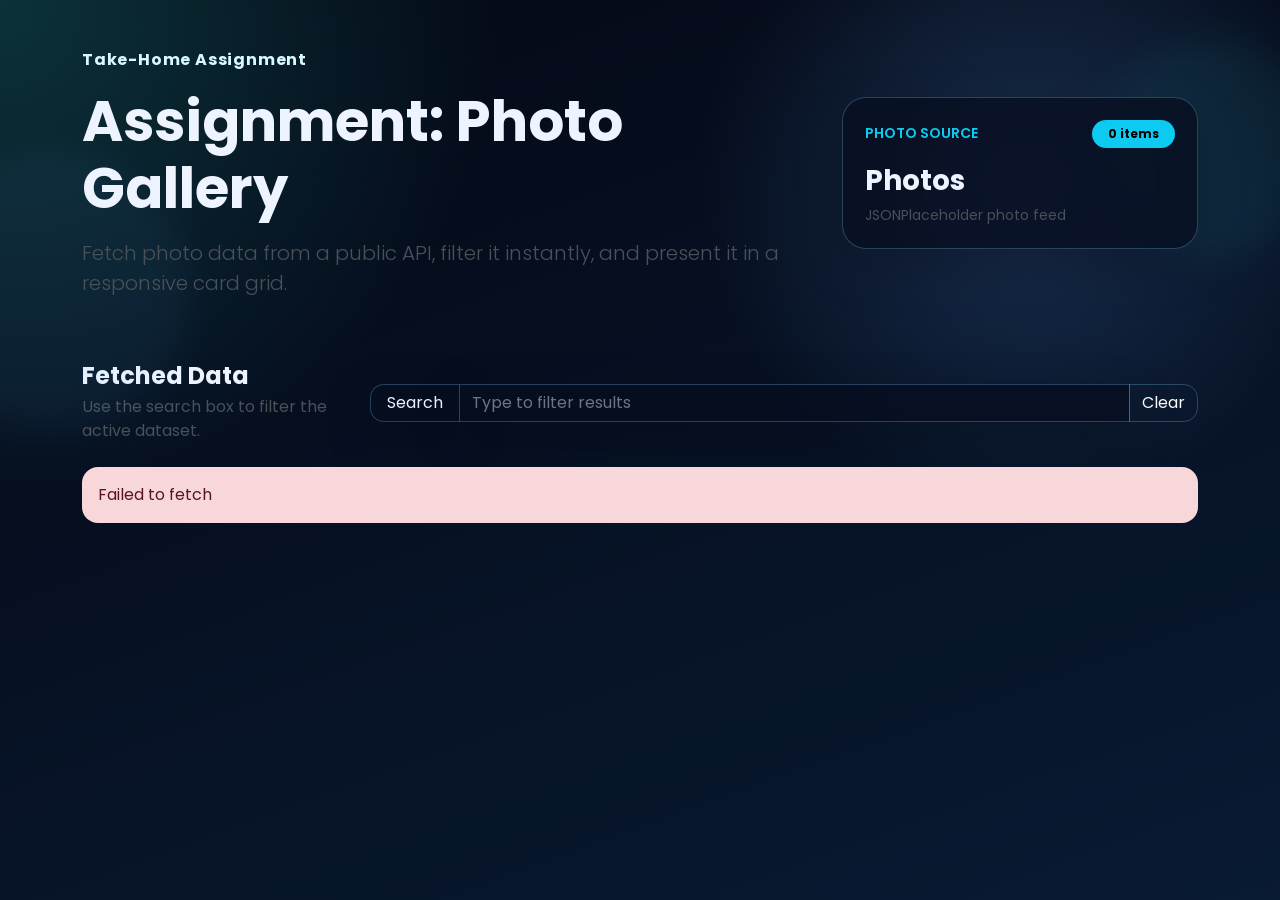
<file: 25ESKCS369/Day 6/index.html>
<!doctype html>
<html lang="en">
<head>
  <meta charset="utf-8">
  <meta name="viewport" content="width=device-width, initial-scale=1">
  <title>Photo Gallery</title>
  <link rel="preconnect" href="https://fonts.googleapis.com">
  <link rel="preconnect" href="https://fonts.gstatic.com" crossorigin>
  <link href="https://fonts.googleapis.com/css2?family=Poppins:wght@400;500;600;700;800&display=swap" rel="stylesheet">
  <link href="https://cdn.jsdelivr.net/npm/bootstrap@5.3.3/dist/css/bootstrap.min.css" rel="stylesheet">
  <link rel="stylesheet" href="style.css">
</head>
<body>
  <main class="app-shell">
    <div class="orb orb-one"></div>
    <div class="orb orb-two"></div>

    <section class="hero container py-5">
      <div class="row align-items-center g-4">
        <div class="col-lg-8">
          <p class="eyebrow mb-3">Take-Home Assignment</p>
          <h1 class="display-4 fw-bold mb-3">Assignment: Photo Gallery</h1>
          <p class="lead text-light-emphasis mb-0 hero-copy">
            Fetch photo data from a public API, filter it instantly, and present it in a responsive card grid.
          </p>
        </div>
        <div class="col-lg-4">
          <div class="hero-panel">
            <div class="d-flex justify-content-between align-items-center mb-3">
              <span class="small text-uppercase text-info fw-semibold">Photo Source</span>
              <span id="resultCount" class="badge rounded-pill text-bg-info px-3 py-2">0 items</span>
            </div>
            <h2 id="currentLabel" class="h3 fw-bold mb-2">Photos</h2>
            <p id="currentEndpoint" class="small text-light-emphasis mb-0">JSONPlaceholder photo feed</p>
          </div>
        </div>
      </div>
    </section>

    <section class="container pb-5">
      <div class="control-bar d-flex flex-column flex-lg-row align-items-lg-center justify-content-between gap-3 mb-4">
        <div>
          <h3 class="h4 fw-bold mb-1">Fetched Data</h3>
          <p class="mb-0 text-light-emphasis">Use the search box to filter the active dataset.</p>
        </div>
        <div class="control-actions d-flex flex-column flex-sm-row gap-2 w-100 w-lg-auto">
          <div class="input-group search-group">
            <span class="input-group-text">Search</span>
            <input id="searchInput" type="search" class="form-control" placeholder="Type to filter results">
            <button id="clearSearch" class="btn btn-outline-light" type="button">Clear</button>
          </div>
        </div>
      </div>

      <div id="alertArea"></div>
      <div id="loadingState" class="loading-card d-none">
        <div class="spinner-border text-info" role="status" aria-hidden="true"></div>
        <p class="mb-0 mt-3 fw-semibold">Loading data...</p>
      </div>
      <div id="resultsGrid" class="row row-cols-1 row-cols-md-2 row-cols-xl-3 g-4"></div>
      <div id="emptyState" class="empty-state d-none">
        <h4 class="fw-bold mb-2">No results found</h4>
        <p class="mb-0 text-light-emphasis">Try a different search term.</p>
      </div>
    </section>
  </main>

  <script src="https://code.jquery.com/jquery-3.7.1.min.js"></script>
  <script src="https://cdn.jsdelivr.net/npm/bootstrap@5.3.3/dist/js/bootstrap.bundle.min.js"></script>
  <script src="script.js"></script>
</body>
</html>
</file>
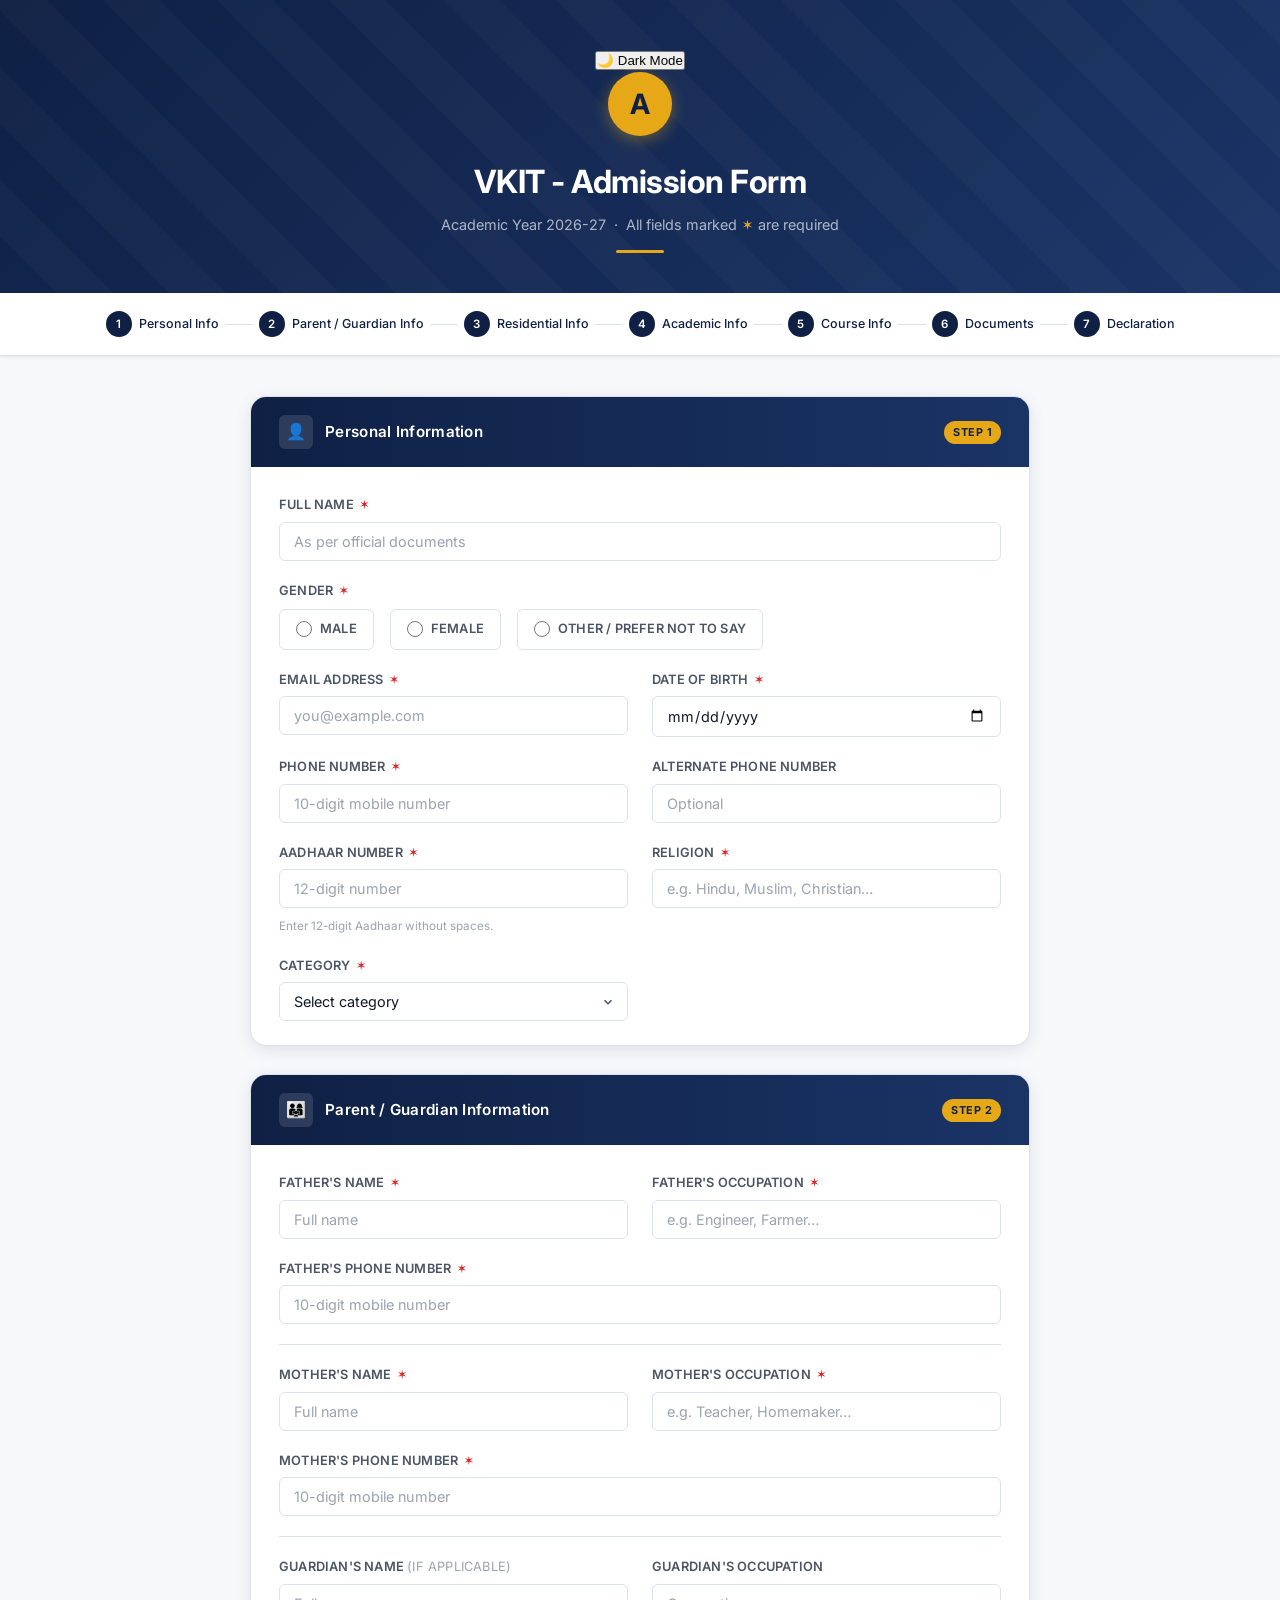
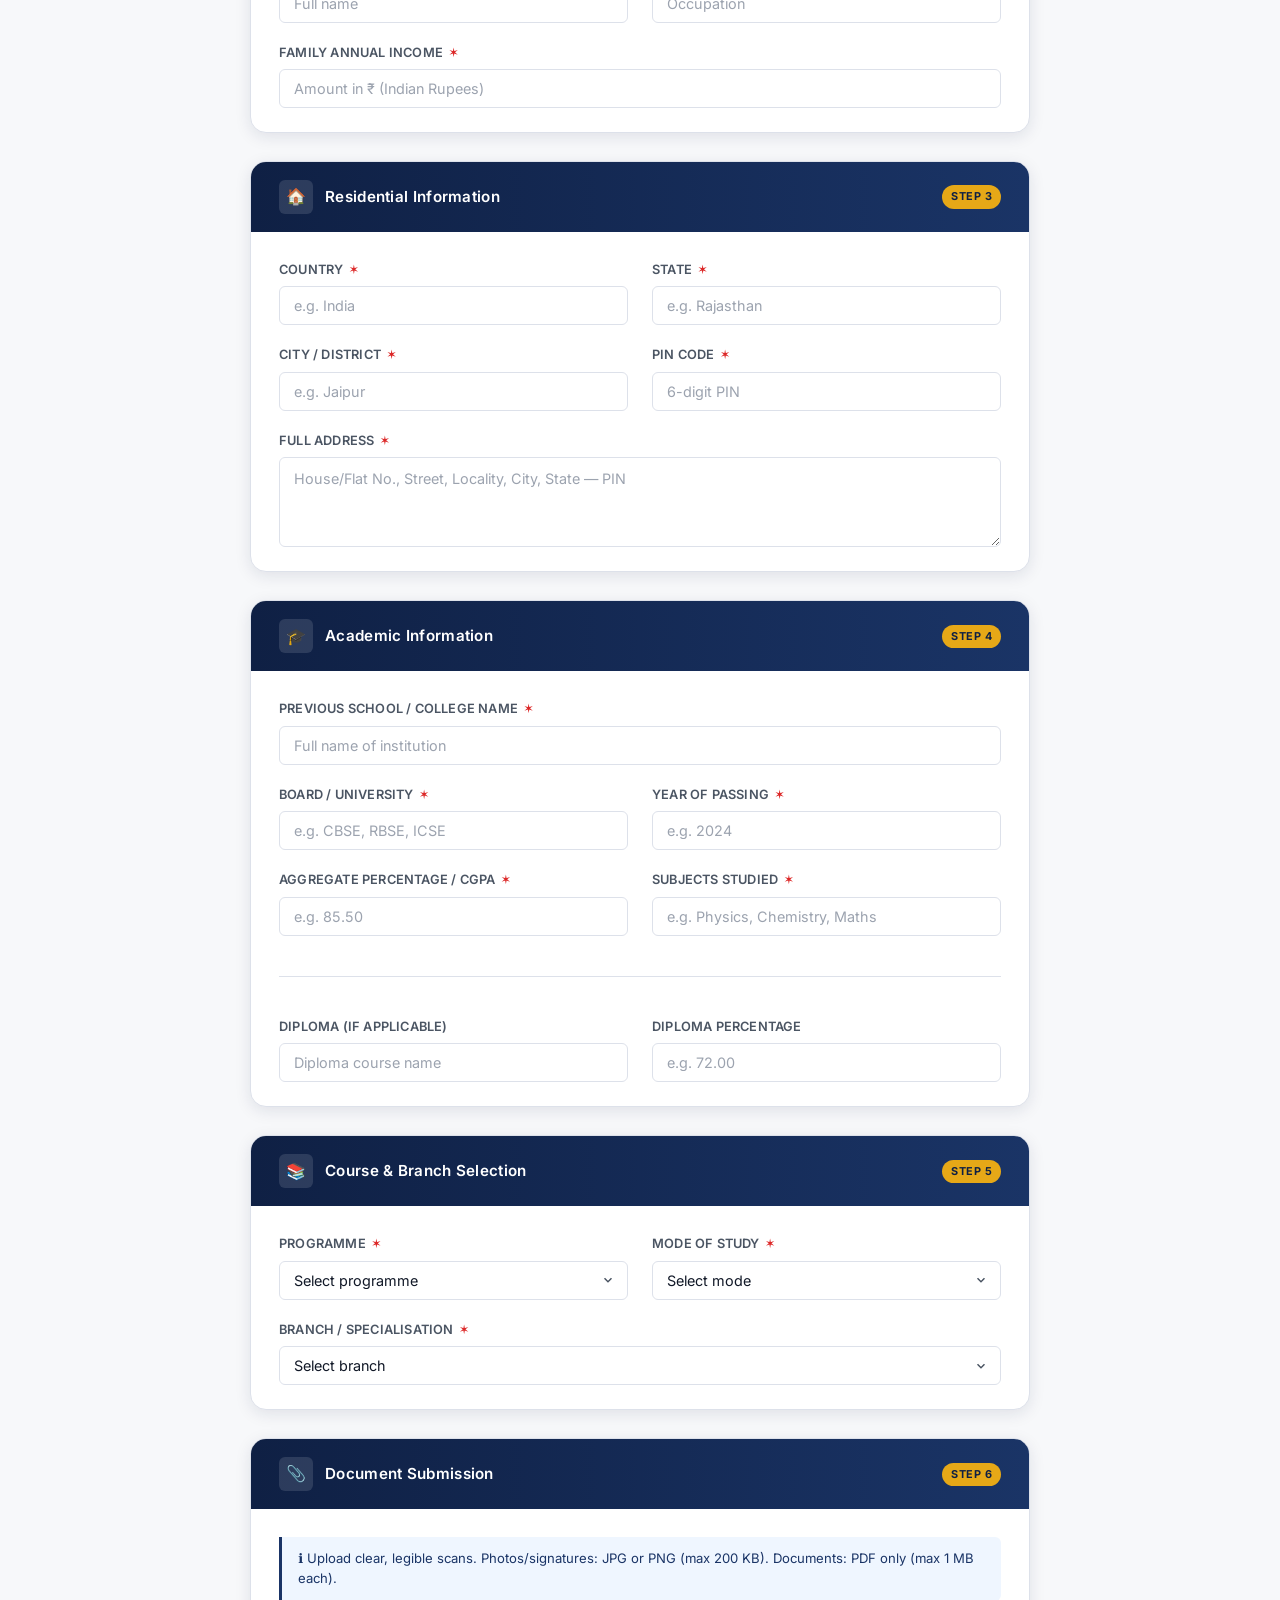
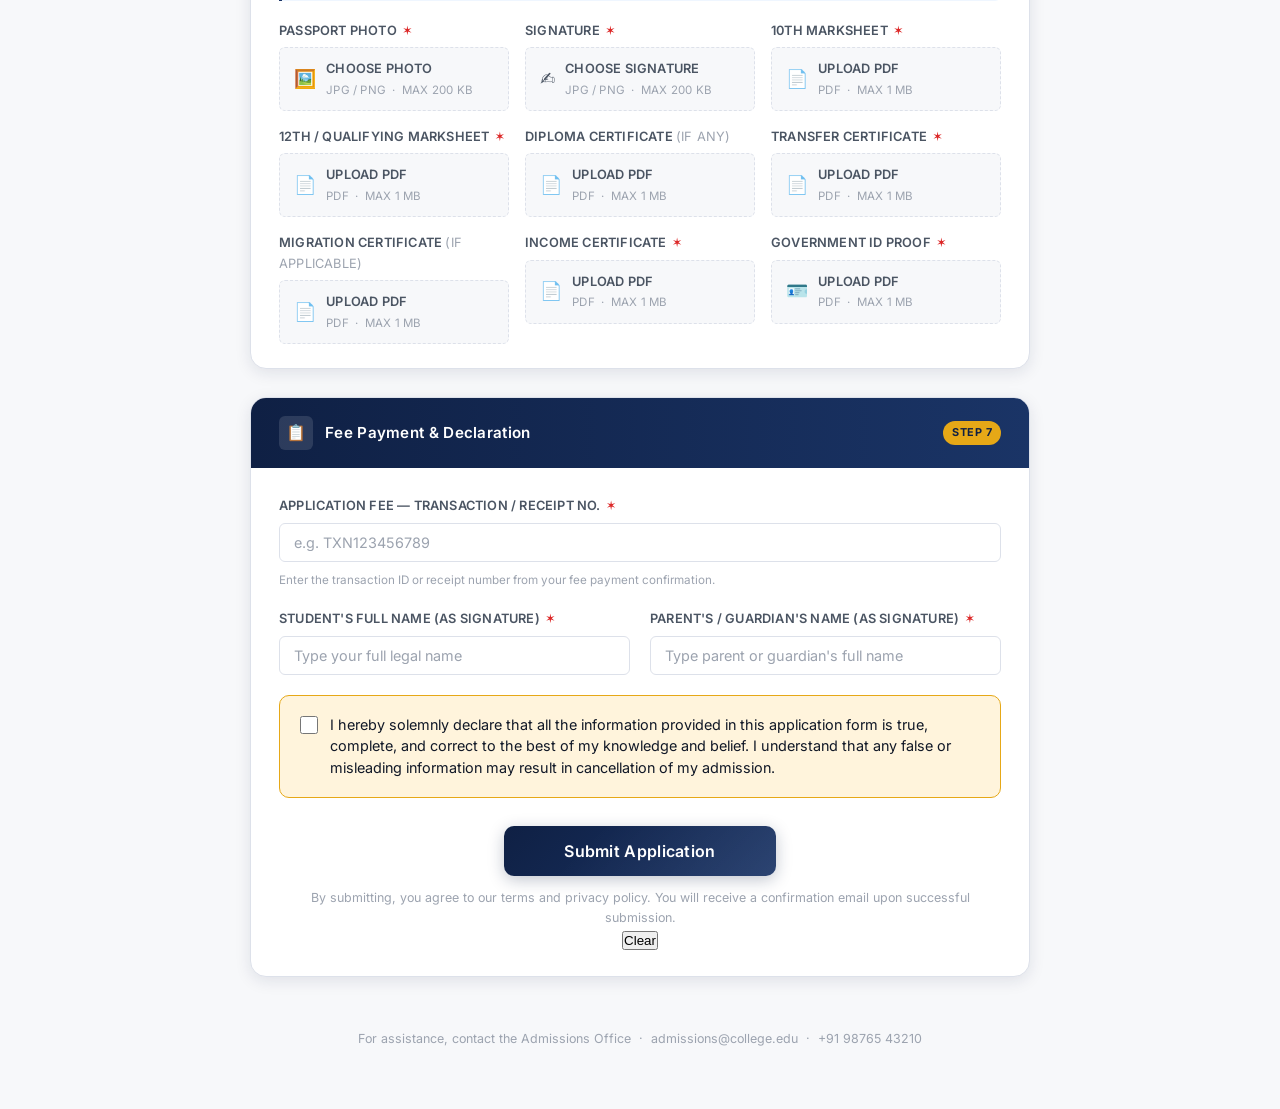
<file: 25ESKCS369/Day 2/College Admission Form/index.html>
<!doctype html>
<html lang="en">
  <head>
    <meta charset="UTF-8" />
    <meta name="viewport" content="width=device-width, initial-scale=1.0" />
    <title>Admission Form — 2026-27</title>
    <link rel="stylesheet" href="style.css" />
  </head>
  <body>
    <!-- ── Header ──────────────────────────────── -->
    <header class="form-header">
      <button id="darkModeToggle">🌙 Dark Mode</button>

      <div class="college-logo">A</div>
      <h1>VKIT - Admission Form</h1>
      <p class="subtitle">
        Academic Year 2026-27 &nbsp;·&nbsp; All fields marked
        <span style="color: #e6a817">✶</span> are required
      </p>
      <div class="accent-bar"></div>
    </header>

    <!-- ── Progress Steps ──────────────────────── -->
    <nav class="progress-tracker" aria-label="Form sections">
      <div class="progress-step active">
        <span class="step-num">1</span> Personal Info
        <span class="step-divider"></span>
      </div>
      <div class="progress-step active">
        <span class="step-num">2</span> Parent / Guardian Info
        <span class="step-divider"></span>
      </div>
      <div class="progress-step active">
        <span class="step-num">3</span> Residential Info
        <span class="step-divider"></span>
      </div>
      <div class="progress-step active">
        <span class="step-num">4</span> Academic Info
        <span class="step-divider"></span>
      </div>
      <div class="progress-step active">
        <span class="step-num">5</span> Course Info
        <span class="step-divider"></span>
      </div>
      <div class="progress-step active">
        <span class="step-num">6</span> Documents
        <span class="step-divider"></span>
      </div>
      <div class="progress-step active">
        <span class="step-num">7</span> Declaration
      </div>
    </nav>

    <!-- ── Main Form ────────────────────────────── -->
    <main class="form-wrapper">
      <form id="admissionForm" novalidate>
        <!-- ── 1. Personal Information ──────────── -->
        <section class="form-card" id="section-personal">
          <div class="section-header">
            <span class="section-icon">👤</span>
            <h2>Personal Information</h2>
            <span class="section-badge">Step 1</span>
          </div>
          <div class="section-body">
            <div class="field-grid">
              <div class="field-group span-2">
                <label for="name"
                  >Full Name <span class="required-star">✶</span></label
                >
                <input
                  type="text"
                  id="name"
                  name="name"
                  placeholder="As per official documents"
                  autocomplete="name"
                  required
                />
              </div>

              <div class="field-group span-2">
                <label>Gender <span class="required-star">✶</span></label>
                <div class="radio-group">
                  <label class="radio-option">
                    <input type="radio" name="gender" value="male" required />
                    <span>Male</span>
                  </label>
                  <label class="radio-option">
                    <input type="radio" name="gender" value="female" />
                    <span>Female</span>
                  </label>
                  <label class="radio-option">
                    <input type="radio" name="gender" value="other" />
                    <span>Other / Prefer not to say</span>
                  </label>
                </div>
              </div>

              <div class="field-group">
                <label for="email"
                  >Email Address <span class="required-star">✶</span></label
                >
                <input
                  type="email"
                  id="email"
                  name="email"
                  placeholder="you@example.com"
                  autocomplete="email"
                  required
                />
              </div>

              <div class="field-group">
                <label for="dob"
                  >Date of Birth <span class="required-star">✶</span></label
                >
                <input type="date" id="dob" name="dob" required />
              </div>

              <div class="field-group">
                <label for="phone"
                  >Phone Number <span class="required-star">✶</span></label
                >
                <input
                  type="tel"
                  id="phone"
                  name="phone"
                  pattern="[0-9]{10}"
                  placeholder="10-digit mobile number"
                  autocomplete="tel"
                  required
                />
              </div>

              <div class="field-group">
                <label for="alternate_phone">Alternate Phone Number</label>
                <input
                  type="tel"
                  id="alternate_phone"
                  name="alternate_phone"
                  pattern="[0-9]{10}"
                  placeholder="Optional"
                />
              </div>

              <div class="field-group">
                <label for="aadhar"
                  >Aadhaar Number <span class="required-star">✶</span></label
                >
                <input
                  type="text"
                  id="aadhar"
                  name="aadhar"
                  pattern="[0-9]{12}"
                  maxlength="12"
                  placeholder="12-digit number"
                  required
                />
                <span class="field-hint"
                  >Enter 12-digit Aadhaar without spaces.</span
                >
              </div>

              <div class="field-group">
                <label for="religion"
                  >Religion <span class="required-star">✶</span></label
                >
                <input
                  type="text"
                  id="religion"
                  name="religion"
                  placeholder="e.g. Hindu, Muslim, Christian…"
                  required
                />
              </div>

              <div class="field-group">
                <label for="category"
                  >Category <span class="required-star">✶</span></label
                >
                <select id="category" name="category" required>
                  <option value="">Select category</option>
                  <option value="general">General</option>
                  <option value="obc">OBC</option>
                  <option value="sc">SC</option>
                  <option value="st">ST</option>
                </select>
              </div>
            </div>
          </div>
        </section>

        <!-- ── 2. Parent / Guardian Information ─── -->
        <section class="form-card" id="section-parent">
          <div class="section-header">
            <span class="section-icon">👨‍👩‍👧</span>
            <h2>Parent / Guardian Information</h2>
            <span class="section-badge">Step 2</span>
          </div>
          <div class="section-body">
            <div class="field-grid">
              <div class="field-group">
                <label for="father_name"
                  >Father's Name <span class="required-star">✶</span></label
                >
                <input
                  type="text"
                  id="father_name"
                  name="father_name"
                  placeholder="Full name"
                  required
                />
              </div>
              <div class="field-group">
                <label for="father_occupation"
                  >Father's Occupation
                  <span class="required-star">✶</span></label
                >
                <input
                  type="text"
                  id="father_occupation"
                  name="father_occupation"
                  placeholder="e.g. Engineer, Farmer…"
                  required
                />
              </div>
              <div class="field-group span-2">
                <label for="father_phone"
                  >Father's Phone Number
                  <span class="required-star">✶</span></label
                >
                <input
                  type="tel"
                  id="father_phone"
                  name="father_phone"
                  pattern="[0-9]{10}"
                  placeholder="10-digit mobile number"
                  required
                />
              </div>
            </div>

            <hr class="section-divider" />

            <div class="field-grid">
              <div class="field-group">
                <label for="mother_name"
                  >Mother's Name <span class="required-star">✶</span></label
                >
                <input
                  type="text"
                  id="mother_name"
                  name="mother_name"
                  placeholder="Full name"
                  required
                />
              </div>
              <div class="field-group">
                <label for="mother_occupation"
                  >Mother's Occupation
                  <span class="required-star">✶</span></label
                >
                <input
                  type="text"
                  id="mother_occupation"
                  name="mother_occupation"
                  placeholder="e.g. Teacher, Homemaker…"
                  required
                />
              </div>
              <div class="field-group span-2">
                <label for="mother_phone"
                  >Mother's Phone Number
                  <span class="required-star">✶</span></label
                >
                <input
                  type="tel"
                  id="mother_phone"
                  name="mother_phone"
                  pattern="[0-9]{10}"
                  placeholder="10-digit mobile number"
                  required
                />
              </div>
            </div>

            <hr class="section-divider" />

            <div class="field-grid">
              <div class="field-group">
                <label for="guardian_name"
                  >Guardian's Name
                  <span style="color: var(--text-muted); font-weight: 400"
                    >(if applicable)</span
                  ></label
                >
                <input
                  type="text"
                  id="guardian_name"
                  name="guardian_name"
                  placeholder="Full name"
                />
              </div>
              <div class="field-group">
                <label for="guardian_occupation">Guardian's Occupation</label>
                <input
                  type="text"
                  id="guardian_occupation"
                  name="guardian_occupation"
                  placeholder="Occupation"
                />
              </div>
              <div class="field-group span-2">
                <label for="annual_income"
                  >Family Annual Income
                  <span class="required-star">✶</span></label
                >
                <input
                  type="number"
                  id="annual_income"
                  name="annual_income"
                  min="0"
                  step="1"
                  placeholder="Amount in ₹ (Indian Rupees)"
                  required
                />
              </div>
            </div>
          </div>
        </section>

        <!-- ── 3. Residential Information ──────── -->
        <section class="form-card" id="section-residential">
          <div class="section-header">
            <span class="section-icon">🏠</span>
            <h2>Residential Information</h2>
            <span class="section-badge">Step 3</span>
          </div>
          <div class="section-body">
            <div class="field-grid">
              <div class="field-group">
                <label for="country"
                  >Country <span class="required-star">✶</span></label
                >
                <input
                  type="text"
                  id="country"
                  name="country"
                  placeholder="e.g. India"
                  autocomplete="country-name"
                  required
                />
              </div>

              <div class="field-group">
                <label for="state"
                  >State <span class="required-star">✶</span></label
                >
                <input
                  type="text"
                  id="state"
                  name="state"
                  placeholder="e.g. Rajasthan"
                  autocomplete="address-level1"
                  required
                />
              </div>

              <div class="field-group">
                <label for="city"
                  >City / District <span class="required-star">✶</span></label
                >
                <input
                  type="text"
                  id="city"
                  name="city"
                  placeholder="e.g. Jaipur"
                  autocomplete="address-level2"
                  required
                />
              </div>

              <div class="field-group">
                <label for="pin"
                  >PIN Code <span class="required-star">✶</span></label
                >
                <input
                  type="text"
                  id="pin"
                  name="pin"
                  pattern="[0-9]{6}"
                  maxlength="6"
                  placeholder="6-digit PIN"
                  autocomplete="postal-code"
                  required
                />
              </div>

              <div class="field-group span-2">
                <label for="address"
                  >Full Address <span class="required-star">✶</span></label
                >
                <textarea
                  id="address"
                  name="address"
                  rows="3"
                  placeholder="House/Flat No., Street, Locality, City, State — PIN"
                  autocomplete="street-address"
                  required
                ></textarea>
              </div>
            </div>
          </div>
        </section>

        <!-- ── 4. Academic Information ──────────── -->
        <section class="form-card" id="section-academic">
          <div class="section-header">
            <span class="section-icon">🎓</span>
            <h2>Academic Information</h2>
            <span class="section-badge">Step 4</span>
          </div>
          <div class="section-body">
            <div class="field-grid">
              <div class="field-group span-2">
                <label for="high_school"
                  >Previous School / College Name
                  <span class="required-star">✶</span></label
                >
                <input
                  type="text"
                  id="high_school"
                  name="high_school"
                  placeholder="Full name of institution"
                  required
                />
              </div>

              <div class="field-group">
                <label for="board"
                  >Board / University
                  <span class="required-star">✶</span></label
                >
                <input
                  type="text"
                  id="board"
                  name="board"
                  placeholder="e.g. CBSE, RBSE, ICSE"
                  required
                />
              </div>

              <div class="field-group">
                <label for="year_of_passing"
                  >Year of Passing <span class="required-star">✶</span></label
                >
                <input
                  type="number"
                  id="year_of_passing"
                  name="year_of_passing"
                  min="1990"
                  max="2099"
                  step="1"
                  placeholder="e.g. 2024"
                  required
                />
              </div>

              <div class="field-group">
                <label for="high_school_percentage"
                  >Aggregate Percentage / CGPA
                  <span class="required-star">✶</span></label
                >
                <input
                  type="number"
                  id="high_school_percentage"
                  name="high_school_percentage"
                  min="0"
                  max="100"
                  step="0.01"
                  placeholder="e.g. 85.50"
                  required
                />
              </div>

              <div class="field-group">
                <label for="subject_studied"
                  >Subjects Studied <span class="required-star">✶</span></label
                >
                <input
                  type="text"
                  id="subject_studied"
                  name="subject_studied"
                  placeholder="e.g. Physics, Chemistry, Maths"
                  required
                />
              </div>

              <hr class="section-divider span-2" />

              <div class="field-group">
                <label for="diploma">Diploma (if applicable)</label>
                <input
                  type="text"
                  id="diploma"
                  name="diploma"
                  placeholder="Diploma course name"
                />
              </div>

              <div class="field-group">
                <label for="diploma_percentage">Diploma Percentage</label>
                <input
                  type="number"
                  id="diploma_percentage"
                  name="diploma_percentage"
                  min="0"
                  max="100"
                  step="0.01"
                  placeholder="e.g. 72.00"
                />
              </div>
            </div>
          </div>
        </section>

        <!-- ── 5. Course & Branch Selection ──────── -->
        <section class="form-card" id="section-course">
          <div class="section-header">
            <span class="section-icon">📚</span>
            <h2>Course &amp; Branch Selection</h2>
            <span class="section-badge">Step 5</span>
          </div>
          <div class="section-body">
            <div class="field-grid">
              <div class="field-group">
                <label for="course"
                  >Programme <span class="required-star">✶</span></label
                >
                <select id="course" name="course" required>
                  <option value="">Select programme</option>
                  <option value="btech">B.Tech</option>
                  <option value="mtech">M.Tech</option>
                  <option value="mba">MBA</option>
                  <option value="msc">M.Sc</option>
                </select>
              </div>

              <div class="field-group">
                <label for="mode_of_study"
                  >Mode of Study <span class="required-star">✶</span></label
                >
                <select id="mode_of_study" name="mode_of_study" required>
                  <option value="">Select mode</option>
                  <option value="full_time">Full-time</option>
                  <option value="part_time">Part-time</option>
                  <option value="online">Online</option>
                </select>
              </div>

              <div class="field-group span-2">
                <label for="branch"
                  >Branch / Specialisation
                  <span class="required-star">✶</span></label
                >
                <select id="branch" name="branch" required>
                  <option value="">Select branch</option>
                  <optgroup label="Computer & IT">
                    <option value="computer_science">
                      Computer Science Engineering
                    </option>
                    <option value="information_technology">
                      Information Technology
                    </option>
                    <option value="artificial_intelligence">
                      Artificial Intelligence &amp; Machine Learning
                    </option>
                    <option value="data_science">Data Science</option>
                    <option value="cyber_security">Cyber Security</option>
                  </optgroup>
                  <optgroup label="Electronics & Electrical">
                    <option value="electronics_communication">
                      Electronics &amp; Communication Engineering
                    </option>
                    <option value="electrical_engineering">
                      Electrical Engineering
                    </option>
                  </optgroup>
                  <optgroup label="Mechanical & Civil">
                    <option value="mechanical_engineering">
                      Mechanical Engineering
                    </option>
                    <option value="civil_engineering">Civil Engineering</option>
                    <option value="automobile_engineering">
                      Automobile Engineering
                    </option>
                    <option value="mechatronics">Mechatronics</option>
                    <option value="aerospace_engineering">
                      Aerospace Engineering
                    </option>
                  </optgroup>
                  <optgroup label="Science & Management">
                    <option value="chemical_engineering">
                      Chemical Engineering
                    </option>
                    <option value="biotechnology">Biotechnology</option>
                    <option value="business_administration">
                      Business Administration
                    </option>
                  </optgroup>
                </select>
              </div>
            </div>
          </div>
        </section>

        <!-- ── 6. Document Submission ─────────────── -->
        <section class="form-card" id="section-documents">
          <div class="section-header">
            <span class="section-icon">📎</span>
            <h2>Document Submission</h2>
            <span class="section-badge">Step 6</span>
          </div>
          <div class="section-body">
            <div class="info-note">
              ℹ️ Upload clear, legible scans. Photos/signatures: JPG or PNG (max
              200 KB). Documents: PDF only (max 1 MB each).
            </div>

            <div class="doc-grid">
              <div class="field-group">
                <label
                  >Passport Photo <span class="required-star">✶</span></label
                >
                <div class="file-upload-wrapper">
                  <label class="file-upload-label" for="photo">
                    <span class="upload-icon">🖼️</span>
                    <span class="upload-text">
                      Choose photo
                      <small>JPG / PNG &nbsp;·&nbsp; max 200 KB</small>
                    </span>
                  </label>
                  <input
                    type="file"
                    id="photo"
                    name="photo"
                    accept="image/*"
                    required
                  />
                </div>
              </div>

              <div class="field-group">
                <label>Signature <span class="required-star">✶</span></label>
                <div class="file-upload-wrapper">
                  <label class="file-upload-label" for="signature">
                    <span class="upload-icon">✍️</span>
                    <span class="upload-text">
                      Choose signature
                      <small>JPG / PNG &nbsp;·&nbsp; max 200 KB</small>
                    </span>
                  </label>
                  <input
                    type="file"
                    id="signature"
                    name="signature"
                    accept="image/*"
                    required
                  />
                </div>
              </div>

              <div class="field-group">
                <label
                  >10th Marksheet <span class="required-star">✶</span></label
                >
                <div class="file-upload-wrapper">
                  <label class="file-upload-label" for="marksheet_10th">
                    <span class="upload-icon">📄</span>
                    <span class="upload-text">
                      Upload PDF
                      <small>PDF &nbsp;·&nbsp; max 1 MB</small>
                    </span>
                  </label>
                  <input
                    type="file"
                    id="marksheet_10th"
                    name="marksheet_10th"
                    accept="application/pdf"
                    required
                  />
                </div>
              </div>

              <div class="field-group">
                <label
                  >12th / Qualifying Marksheet
                  <span class="required-star">✶</span></label
                >
                <div class="file-upload-wrapper">
                  <label class="file-upload-label" for="marksheet_12th">
                    <span class="upload-icon">📄</span>
                    <span class="upload-text">
                      Upload PDF
                      <small>PDF &nbsp;·&nbsp; max 1 MB</small>
                    </span>
                  </label>
                  <input
                    type="file"
                    id="marksheet_12th"
                    name="marksheet_12th"
                    accept="application/pdf"
                    required
                  />
                </div>
              </div>

              <div class="field-group">
                <label
                  >Diploma Certificate
                  <span style="color: var(--text-muted); font-weight: 400"
                    >(if any)</span
                  ></label
                >
                <div class="file-upload-wrapper">
                  <label class="file-upload-label" for="diploma_certificate">
                    <span class="upload-icon">📄</span>
                    <span class="upload-text">
                      Upload PDF
                      <small>PDF &nbsp;·&nbsp; max 1 MB</small>
                    </span>
                  </label>
                  <input
                    type="file"
                    id="diploma_certificate"
                    name="diploma_certificate"
                    accept="application/pdf"
                  />
                </div>
              </div>

              <div class="field-group">
                <label
                  >Transfer Certificate
                  <span class="required-star">✶</span></label
                >
                <div class="file-upload-wrapper">
                  <label class="file-upload-label" for="transfer_certificate">
                    <span class="upload-icon">📄</span>
                    <span class="upload-text">
                      Upload PDF
                      <small>PDF &nbsp;·&nbsp; max 1 MB</small>
                    </span>
                  </label>
                  <input
                    type="file"
                    id="transfer_certificate"
                    name="transfer_certificate"
                    accept="application/pdf"
                    required
                  />
                </div>
              </div>

              <div class="field-group">
                <label
                  >Migration Certificate
                  <span style="color: var(--text-muted); font-weight: 400"
                    >(if applicable)</span
                  ></label
                >
                <div class="file-upload-wrapper">
                  <label class="file-upload-label" for="migration_certificate">
                    <span class="upload-icon">📄</span>
                    <span class="upload-text">
                      Upload PDF
                      <small>PDF &nbsp;·&nbsp; max 1 MB</small>
                    </span>
                  </label>
                  <input
                    type="file"
                    id="migration_certificate"
                    name="migration_certificate"
                    accept="application/pdf"
                  />
                </div>
              </div>

              <div class="field-group">
                <label
                  >Income Certificate
                  <span class="required-star">✶</span></label
                >
                <div class="file-upload-wrapper">
                  <label class="file-upload-label" for="income_certificate">
                    <span class="upload-icon">📄</span>
                    <span class="upload-text">
                      Upload PDF
                      <small>PDF &nbsp;·&nbsp; max 1 MB</small>
                    </span>
                  </label>
                  <input
                    type="file"
                    id="income_certificate"
                    name="income_certificate"
                    accept="application/pdf"
                    required
                  />
                </div>
              </div>

              <div class="field-group">
                <label
                  >Government ID Proof
                  <span class="required-star">✶</span></label
                >
                <div class="file-upload-wrapper">
                  <label class="file-upload-label" for="id_proof">
                    <span class="upload-icon">🪪</span>
                    <span class="upload-text">
                      Upload PDF
                      <small>PDF &nbsp;·&nbsp; max 1 MB</small>
                    </span>
                  </label>
                  <input
                    type="file"
                    id="id_proof"
                    name="id_proof"
                    accept="application/pdf"
                    required
                  />
                </div>
              </div>
            </div>
          </div>
        </section>

        <!-- ── 7. Fee Payment & Declaration ─────── -->
        <section class="form-card" id="section-declaration">
          <div class="section-header">
            <span class="section-icon">📋</span>
            <h2>Fee Payment &amp; Declaration</h2>
            <span class="section-badge">Step 7</span>
          </div>
          <div class="fee-declaration-body">
            <div class="field-group">
              <label for="fee"
                >Application Fee — Transaction / Receipt No.
                <span class="required-star">✶</span></label
              >
              <input
                type="text"
                id="fee"
                name="fee"
                placeholder="e.g. TXN123456789"
                required
              />
              <span class="field-hint"
                >Enter the transaction ID or receipt number from your fee
                payment confirmation.</span
              >
            </div>

            <div class="signature-pair">
              <div class="field-group">
                <label for="student_signature"
                  >Student's Full Name (as Signature)
                  <span class="required-star">✶</span></label
                >
                <input
                  type="text"
                  id="student_signature"
                  name="student_signature"
                  placeholder="Type your full legal name"
                  required
                />
              </div>
              <div class="field-group">
                <label for="parent_signature"
                  >Parent's / Guardian's Name (as Signature)
                  <span class="required-star">✶</span></label
                >
                <input
                  type="text"
                  id="parent_signature"
                  name="parent_signature"
                  placeholder="Type parent or guardian's full name"
                  required
                />
              </div>
            </div>

            <div class="declaration-box">
              <label for="declaration">
                <input
                  type="checkbox"
                  id="declaration"
                  name="declaration"
                  required
                />
                I hereby solemnly declare that all the information provided in
                this application form is true, complete, and correct to the best
                of my knowledge and belief. I understand that any false or
                misleading information may result in cancellation of my
                admission.
              </label>
            </div>

            <div class="submit-area">
              <button type="submit" class="btn-submit">
                Submit Application
              </button>
              <p class="submit-note">
                By submitting, you agree to our terms and privacy policy. You
                will receive a confirmation email upon successful submission.
              </p>
              <button type="button" class="mybtn">Clear</button>
            </div>
          </div>
        </section>
      </form>

      <footer class="form-footer">
        <p>
          For assistance, contact the Admissions Office &nbsp;·&nbsp;
          admissions@college.edu &nbsp;·&nbsp; +91 98765 43210
        </p>
      </footer>
    </main>
   
    <script>
  const toggleButton = document.getElementById('darkModeToggle');
  toggleButton.addEventListener('click', () => {
    document.body.classList.toggle('dark-mode');
    toggleButton.textContent = 
      document.body.classList.contains('dark-mode') ? '☀️ Light Mode' : '🌙 Dark Mode';
  });
</script>

  </body>
</html>
</file>
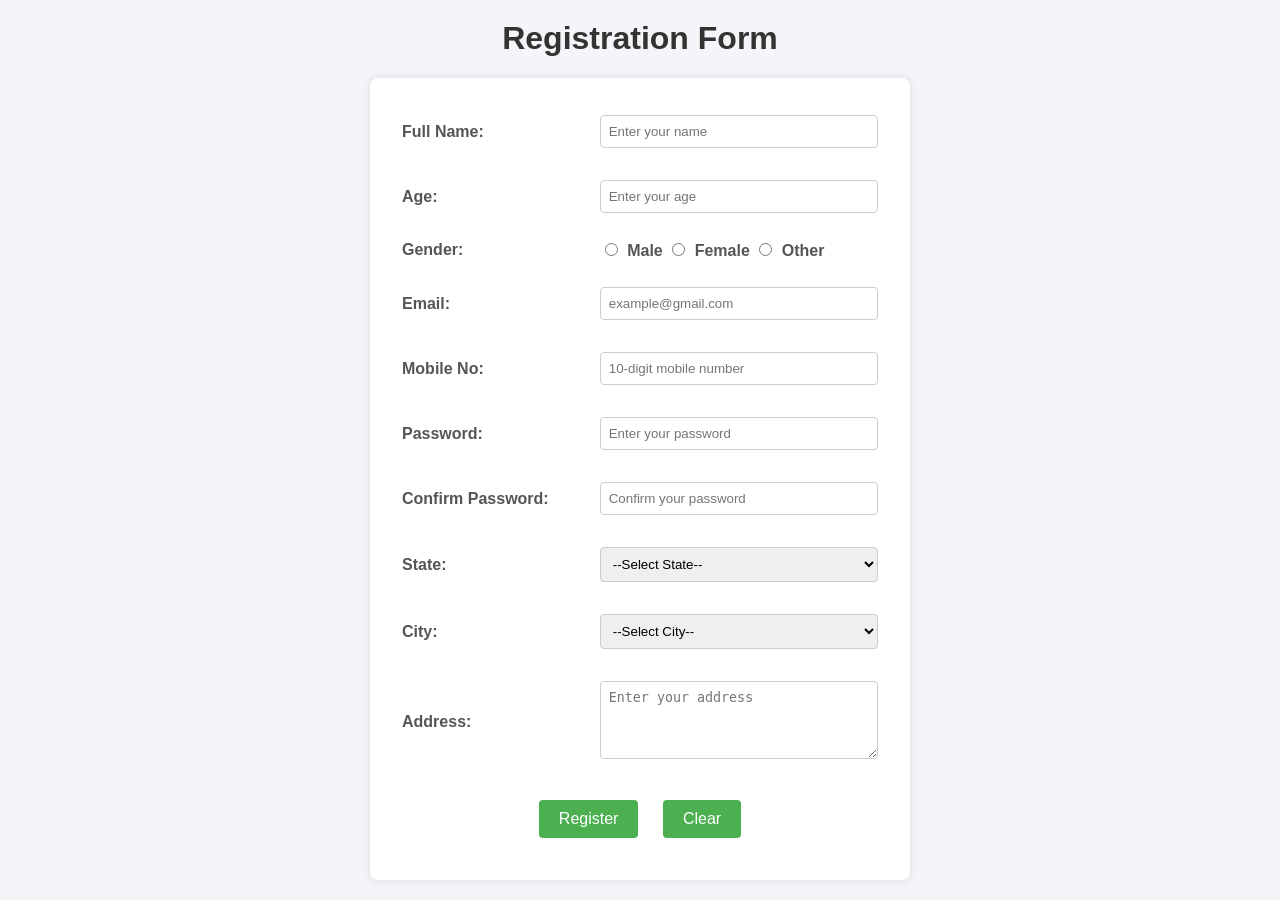
<file: 25ESKCS369/Day 2/Registeration Form/index.html>
<!DOCTYPE html>
<html lang="en">
<head>
    <meta charset="UTF-8">
    <meta name="viewport" content="width=device-width, initial-scale=1.0">
    <title>Registration Form</title>
    <link rel="stylesheet" href="style.css">
</head>

<body>
    
    <h1 align="center">Registration Form</h1>
    
    <form>

        <table align="center" cellpadding="10">

            <tr>
                <td><label for="name">Full Name:</label></td>
                <td><input type="text" id="name" name="name" placeholder="Enter your name" required></td>
            </tr>

            <tr>
                <td><label for="age">Age:</label></td>
                <td><input type="number" id="age" name="age" placeholder="Enter your age" min="1" max="120" required></td>
            </tr>

            <tr>
                <td><label for="gender">Gender:</label></td>
                <td>
                    <input type="radio" id="male" name="gender" value="Male">
                    <label for="male">Male</label>

                    <input type="radio" id="female" name="gender" value="Female">
                    <label for="female">Female</label>

                    <input type="radio" id="other" name="gender" value="Other">
                    <label for="other">Other</label>
                </td>
            </tr>

            <tr>
                <td><label for="email">Email:</label></td>
                <td><input type="email" id="email" name="email" placeholder="example@gmail.com" required></td>
            </tr>

            <tr>
                <td><label for="mobile">Mobile No:</label></td>
                <td><input type="tel" id="mobile" name="mobile" placeholder="10-digit mobile number" required></td>
            </tr>

            <tr>
                <td><label for="password">Password:</label></td>
                <td><input type="password" id="password" name="password" placeholder="Enter your password" required></td>
            </tr>

            <tr>
                <td><label for="confirm">Confirm Password:</label></td>
                <td><input type="password" id="confirm" name="confirm" placeholder="Confirm your password" required></td>
            </tr>

            <tr>
                <td><label for="state">State:</label></td>
                <td>
                    <select id="state" name="state" placeholder="Select your state" required>
                        <option value="">--Select State--</option>
                        <option>Rajasthan</option>
                        <option>Maharashtra</option>
                        <option>Delhi</option>
                        <option>Gujarat</option>
                        <option>Punjab</option>
                        <option>Uttar Pradesh</option>
                        <option>Haryana</option>
                    </select>
                </td>
            </tr>

            <tr>
                <td><label for="city">City:</label></td>
                <td>
                    <select id="city" name="city" placeholder="Select your city" required>
                        <option value="">--Select City--</option>
                        <option>Jaipur</option>
                        <option>Jodhpur</option>
                        <option>Udaipur</option>
                        <option>Kota</option>
                        <option>Ajmer</option>
                        <option>Delhi</option>
                        <option>Mumbai</option>
                    </select>
                </td>
            </tr>

            <tr>
                <td><label for="address">Address:</label></td>
                <td>
                    <textarea id="address" name="address" rows="4" cols="25" placeholder="Enter your address"></textarea>
                </td>
            </tr>

            <tr>
                <td colspan="2" align="center">
                    <input type="submit" value="Register">
                    <input type="reset" value="Clear">
                </td>
            </tr>

        </table>

    </form>

</body>
</html>
</file>
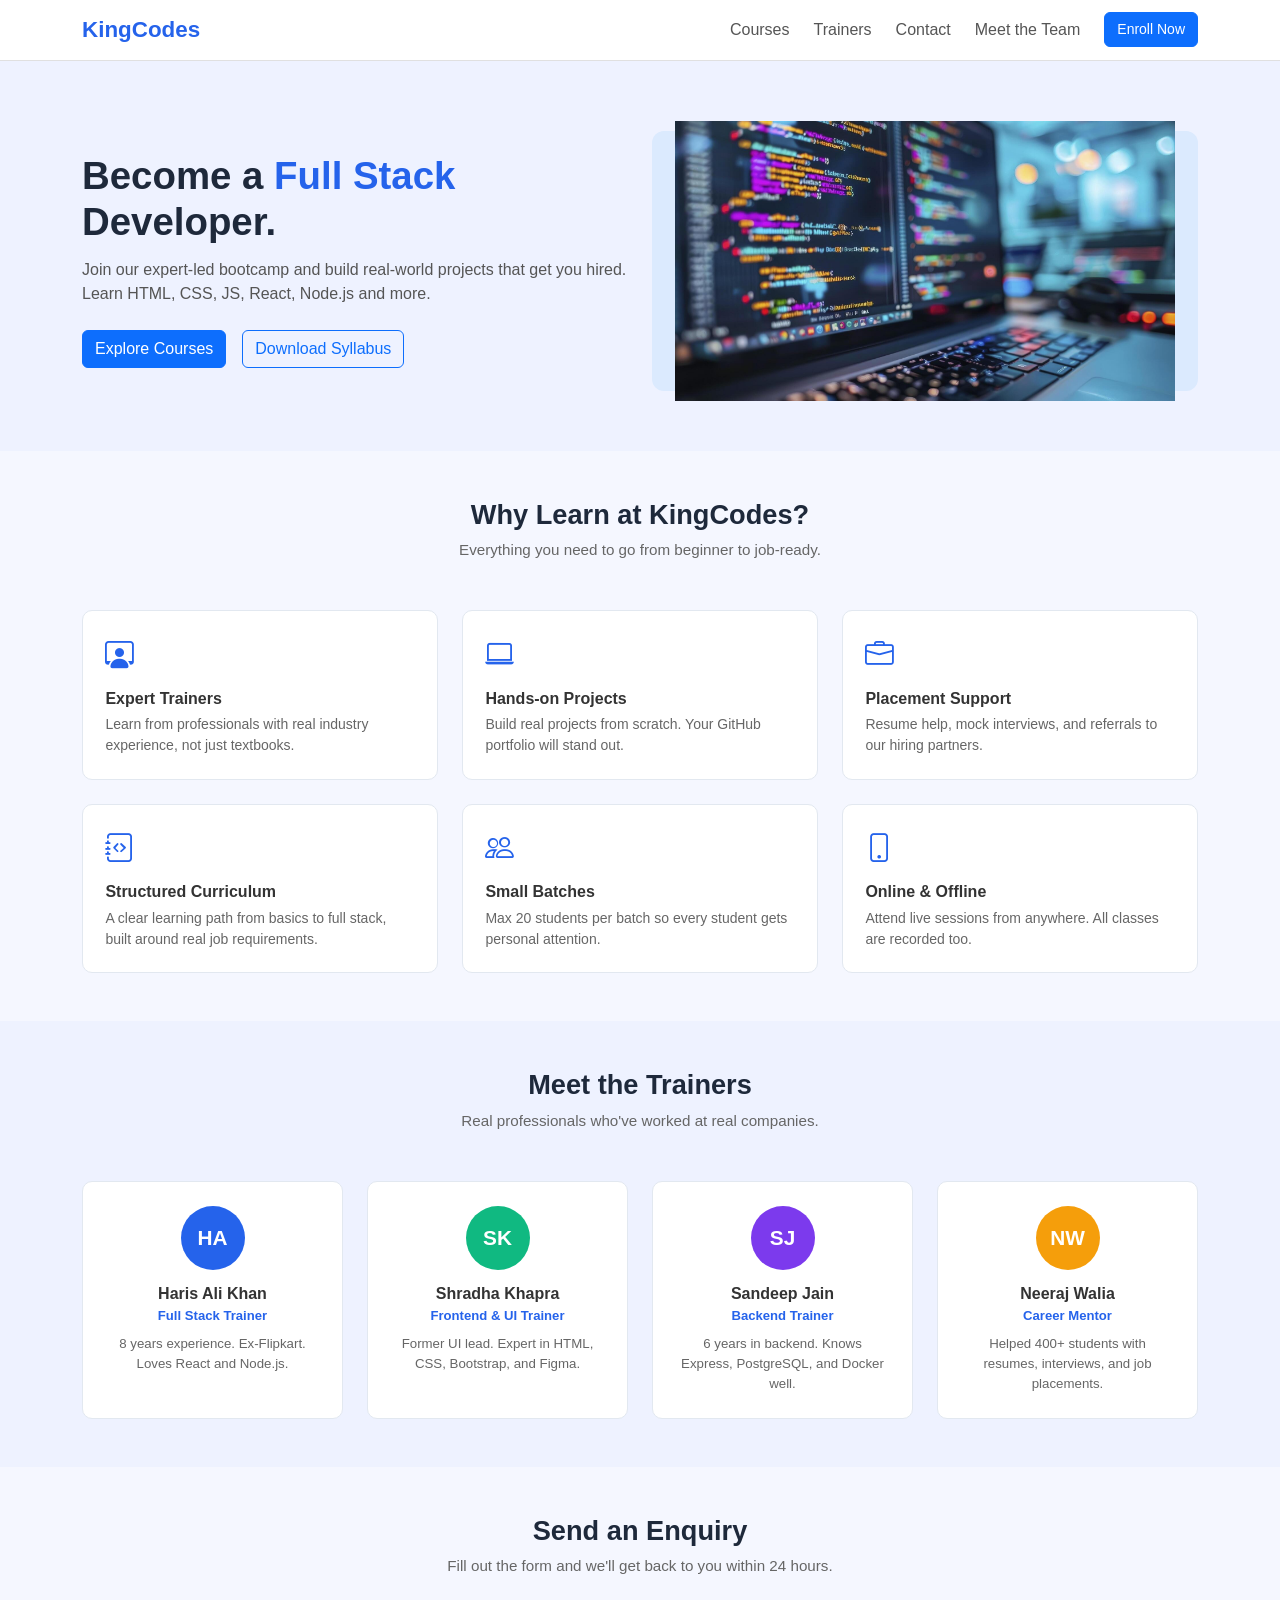
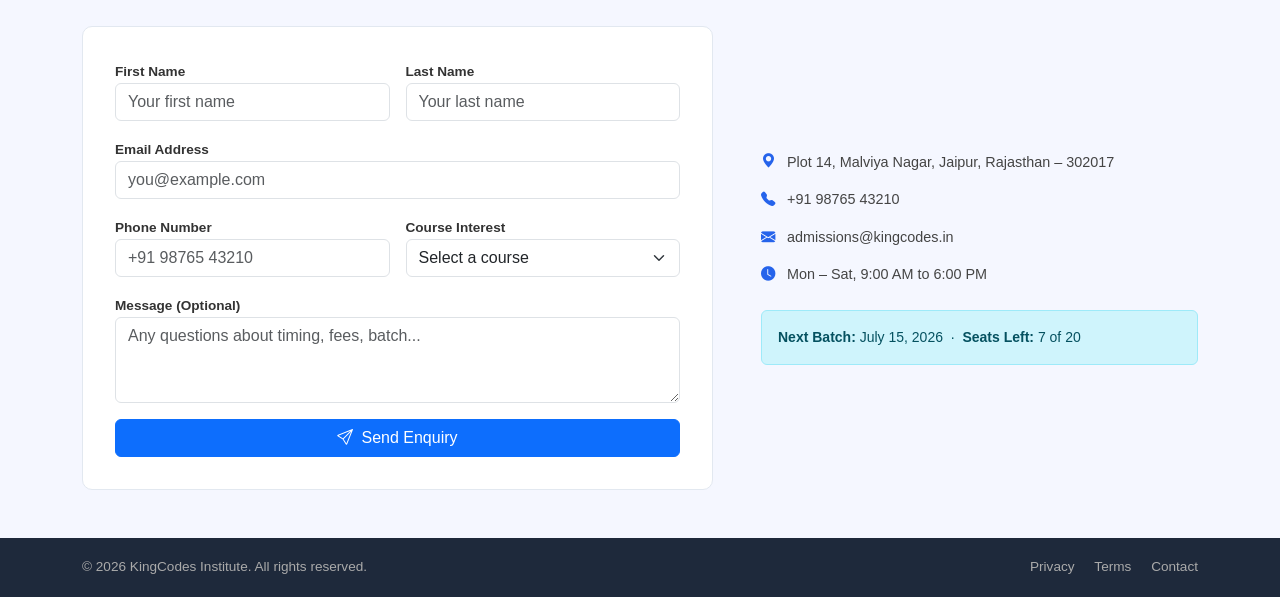
<file: 25ESKCS369/Day 3/Landing Page/index.html>
<!DOCTYPE html>
<html lang="en">
<head>
  <meta charset="UTF-8" />
  <meta name="viewport" content="width=device-width, initial-scale=1.0" />
  <title>KingCodes Institute</title>

  <link href="https://cdn.jsdelivr.net/npm/bootstrap@5.3.3/dist/css/bootstrap.min.css" rel="stylesheet" />
  <link href="https://cdn.jsdelivr.net/npm/bootstrap-icons@1.11.3/font/bootstrap-icons.min.css" rel="stylesheet" />

  <style>
    body {
      font-family: 'Segoe UI', sans-serif;
      background-color: #f5f7ff;
      color: #333;
      scroll-behavior: smooth;
    }

    /* Navbar */
    .navbar {
      background-color: #fff;
      border-bottom: 1px solid #e0e0e0;
      position: sticky;
      top: 0;
      z-index: 999;
    }

    .navbar-brand {
      font-size: 1.4rem;
      font-weight: 700;
      color: #2563eb !important;
    }

    .nav-link {
      color: #555 !important;
      font-weight: 500;
    }

    .nav-link:hover { color: #2563eb !important; }

    /* Hero */
    .hero-section {
      background-color: #eef2ff;
      padding: 70px 0 60px;
    }

    .hero-section h1 {
      font-size: 2.4rem;
      font-weight: 700;
      color: #1e293b;
    }

    .hero-section h1 span {
      color: #2563eb;
    }

    .hero-section p {
      color: #555;
      font-size: 1rem;
      margin-top: 0.8rem;
    }

    .hero-img {
      background-color: #dbeafe;
      border-radius: 12px;
      height: 260px;
      display: flex;
      align-items: center;
      justify-content: center;
      flex-direction: column;
      gap: 0.5rem;
    }

    .hero-img i { font-size: 3rem; color: #2563eb; }
    .hero-img p { color: #555; font-size: 0.9rem; margin: 0; }

    /* Section headings */
    .section-heading {
      font-size: 1.7rem;
      font-weight: 700;
      color: #1e293b;
    }

    .section-sub {
      color: #666;
      font-size: 0.95rem;
    }

    /* Feature Cards */
    .feature-card {
      background: #fff;
      border: 1px solid #e2e8f0;
      border-radius: 10px;
      padding: 1.4rem;
      height: 100%;
      transition: box-shadow 0.2s, transform 0.2s;
    }

    .feature-card:hover {
      box-shadow: 0 4px 16px rgba(37,99,235,0.1);
      transform: translateY(-3px);
    }

    .feature-icon {
      font-size: 1.8rem;
      color: #2563eb;
      margin-bottom: 0.75rem;
    }

    .feature-card h5 {
      font-size: 1rem;
      font-weight: 700;
      margin-bottom: 0.4rem;
    }

    .feature-card p {
      font-size: 0.875rem;
      color: #666;
      margin: 0;
    }

    /* Team */
    .team-section { background-color: #eef2ff; }

    .trainer-card {
      background: #fff;
      border-radius: 10px;
      padding: 1.5rem;
      text-align: center;
      border: 1px solid #e2e8f0;
      height: 100%;
      transition: box-shadow 0.2s;
    }

    .trainer-card:hover {
      box-shadow: 0 4px 14px rgba(0,0,0,0.08);
    }

    .trainer-avatar {
      width: 64px;
      height: 64px;
      background-color: #2563eb;
      color: #fff;
      font-size: 1.3rem;
      font-weight: 700;
      border-radius: 50%;
      display: flex;
      align-items: center;
      justify-content: center;
      margin: 0 auto 0.9rem;
    }

    .trainer-card h5 { font-size: 1rem; font-weight: 700; margin-bottom: 0.2rem; }
    .trainer-card .role { font-size: 0.82rem; color: #2563eb; font-weight: 600; margin-bottom: 0.5rem; }
    .trainer-card p { font-size: 0.83rem; color: #666; margin: 0; }

    /* Contact */
    .contact-section { background-color: #f5f7ff; }

    .contact-form-box {
      background: #fff;
      border: 1px solid #e2e8f0;
      border-radius: 10px;
      padding: 2rem;
    }

    .contact-form-box label {
      font-size: 0.85rem;
      font-weight: 600;
      color: #333;
    }

    .contact-info p {
      font-size: 0.9rem;
      color: #444;
      margin-bottom: 1rem;
    }

    .contact-info i {
      color: #2563eb;
      margin-right: 8px;
    }

    /* Footer */
    footer {
      background-color: #1e293b;
      color: #aaa;
      padding: 1.2rem 0;
      font-size: 0.85rem;
    }

    footer a { color: #aaa; text-decoration: none; margin-left: 1rem; }
    footer a:hover { color: #fff; }
  </style>
</head>
<body>

  <!-- NAVBAR -->
  <nav class="navbar navbar-expand-lg">
    <div class="container">
      <a class="navbar-brand" href="#">KingCodes</a>

      <button class="navbar-toggler" type="button"
        data-bs-toggle="collapse" data-bs-target="#navMenu">
        <span class="navbar-toggler-icon"></span>
      </button>

      <div class="collapse navbar-collapse" id="navMenu">
        <ul class="navbar-nav ms-auto align-items-lg-center gap-2">
          <li class="nav-item"><a class="nav-link" href="#features">Courses</a></li>
          <li class="nav-item"><a class="nav-link" href="#team">Trainers</a></li>
          <li class="nav-item"><a class="nav-link" href="#contact">Contact</a></li>
          <li class="nav-item"><a class="nav-link" href="#meetteam">Meet the Team</a></li>

        </ul>
        <a href="#contact" class="btn btn-primary ms-3 mt-2 mt-lg-0" style="font-size:0.875rem;">Enroll Now</a>
      </div>
    </div>
  </nav>

  <!-- HERO -->
  <section class="hero-section">
  <div class="container">
    <div class="row align-items-center g-4">
      <div class="col-lg-6">
        <h1>Become a <span>Full Stack</span> Developer.</h1>
        <p>Join our expert-led bootcamp and build real-world projects that get you hired. Learn HTML, CSS, JS, React, Node.js and more.</p>
        <div class="d-flex gap-3 mt-4 flex-wrap">
          <a href="#contact" class="btn btn-primary">Explore Courses</a>
          <a href="#" class="btn btn-outline-primary">Download Syllabus</a>
        </div>
      </div>
      <div class="col-lg-6">
        <div class="hero-img">
          <img src="images/ai-generated-examine-the-significance-of-debugging-tools-and-techniques-in-the-programming-workflow-and-evaluate-how-they-contribute-to-improving-cod.jpg" alt="Hands-on coding environment" width="500" height="350">
        </div>
      </div>
    </div>
  </div>
</section>


  <!-- FEATURE CARDS -->
  <section class="py-5" id="features">
    <div class="container">
      <div class="text-center mb-5">
        <h2 class="section-heading">Why Learn at KingCodes?</h2>
        <p class="section-sub">Everything you need to go from beginner to job-ready.</p>
      </div>

      <div class="row g-4">
        <div class="col-md-6 col-lg-4">
          <div class="feature-card">
            <div class="feature-icon"><i class="bi bi-person-workspace"></i></div>
            <h5>Expert Trainers</h5>
            <p>Learn from professionals with real industry experience, not just textbooks.</p>
          </div>
        </div>
        <div class="col-md-6 col-lg-4">
          <div class="feature-card">
            <div class="feature-icon"><i class="bi bi-laptop"></i></div>
            <h5>Hands-on Projects</h5>
            <p>Build real projects from scratch. Your GitHub portfolio will stand out.</p>
          </div>
        </div>
        <div class="col-md-6 col-lg-4">
          <div class="feature-card">
            <div class="feature-icon"><i class="bi bi-briefcase"></i></div>
            <h5>Placement Support</h5>
            <p>Resume help, mock interviews, and referrals to our hiring partners.</p>
          </div>
        </div>
        <div class="col-md-6 col-lg-4">
          <div class="feature-card">
            <div class="feature-icon"><i class="bi bi-journal-code"></i></div>
            <h5>Structured Curriculum</h5>
            <p>A clear learning path from basics to full stack, built around real job requirements.</p>
          </div>
        </div>
        <div class="col-md-6 col-lg-4">
          <div class="feature-card">
            <div class="feature-icon"><i class="bi bi-people"></i></div>
            <h5>Small Batches</h5>
            <p>Max 20 students per batch so every student gets personal attention.</p>
          </div>
        </div>
        <div class="col-md-6 col-lg-4">
          <div class="feature-card">
            <div class="feature-icon"><i class="bi bi-phone"></i></div>
            <h5>Online & Offline</h5>
            <p>Attend live sessions from anywhere. All classes are recorded too.</p>
          </div>
        </div>
      </div>

    </div>
  </section>

  <!-- TEAM -->
  <section class="team-section py-5" id="team">
    <div class="container">
      <div class="text-center mb-5">
        <h2 class="section-heading">Meet the Trainers</h2>
        <p class="section-sub">Real professionals who've worked at real companies.</p>
      </div>

      <div class="row g-4 justify-content-center">

        <div class="col-sm-6 col-lg-3">
          <div class="trainer-card">
            <div class="trainer-avatar">HA</div>
            <h5>Haris Ali Khan</h5>
            <div class="role">Full Stack Trainer</div>
            <p>8 years experience. Ex-Flipkart. Loves React and Node.js.</p>
          </div>
        </div>

        <div class="col-sm-6 col-lg-3">
          <div class="trainer-card">
            <div class="trainer-avatar" style="background-color:#10b981;">SK</div>
            <h5>Shradha Khapra</h5>
            <div class="role">Frontend & UI Trainer</div>
            <p>Former UI lead. Expert in HTML, CSS, Bootstrap, and Figma.</p>
          </div>
        </div>

        <div class="col-sm-6 col-lg-3">
          <div class="trainer-card">
            <div class="trainer-avatar" style="background-color:#7c3aed;">SJ</div>
            <h5>Sandeep Jain</h5>
            <div class="role">Backend Trainer</div>
            <p>6 years in backend. Knows Express, PostgreSQL, and Docker well.</p>
          </div>
        </div>

        <div class="col-sm-6 col-lg-3">
          <div class="trainer-card">
            <div class="trainer-avatar" style="background-color:#f59e0b;">NW</div>
            <h5>Neeraj Walia</h5>
            <div class="role">Career Mentor</div>
            <p>Helped 400+ students with resumes, interviews, and job placements.</p>
          </div>
        </div>

      </div>
    </div>
  </section>

  <!-- CONTACT -->
  <section class="contact-section py-5" id="contact">
    <div class="container">
      <div class="text-center mb-5">
        <h2 class="section-heading">Send an Enquiry</h2>
        <p class="section-sub">Fill out the form and we'll get back to you within 24 hours.</p>
      </div>

      <div class="row g-5">

        <div class="col-lg-7">
          <div class="contact-form-box">
            <div class="row g-3">
              <div class="col-sm-6">
                <label>First Name</label>
                <input type="text" class="form-control" placeholder="Your first name" />
              </div>
              <div class="col-sm-6">
                <label>Last Name</label>
                <input type="text" class="form-control" placeholder="Your last name" />
              </div>
              <div class="col-12">
                <label>Email Address</label>
                <input type="email" class="form-control" placeholder="you@example.com" />
              </div>
              <div class="col-sm-6">
                <label>Phone Number</label>
                <input type="tel" class="form-control" placeholder="+91 98765 43210" />
              </div>
              <div class="col-sm-6">
                <label>Course Interest</label>
                <select class="form-select">
                  <option disabled selected>Select a course</option>
                  <option>Full Stack Development</option>
                  <option>Frontend Development</option>
                  <option>Backend Development</option>
                  <option>Data Science & ML</option>
                </select>
              </div>
              <div class="col-12">
                <label>Message (Optional)</label>
                <textarea class="form-control" rows="3" placeholder="Any questions about timing, fees, batch..."></textarea>
              </div>
              <div class="col-12">
                <button class="btn btn-primary w-100">
                  <i class="bi bi-send me-2"></i>Send Enquiry
                </button>
              </div>
            </div>
          </div>
        </div>

        <div class="col-lg-5 contact-info d-flex flex-column justify-content-center">
          <p><i class="bi bi-geo-alt-fill"></i> Plot 14, Malviya Nagar, Jaipur, Rajasthan – 302017</p>
          <p><i class="bi bi-telephone-fill"></i> +91 98765 43210</p>
          <p><i class="bi bi-envelope-fill"></i> admissions@kingcodes.in</p>
          <p><i class="bi bi-clock-fill"></i> Mon – Sat, 9:00 AM to 6:00 PM</p>
          <div class="alert alert-info mt-2 mb-0" style="font-size:0.875rem;">
            <strong>Next Batch:</strong> July 15, 2026 &nbsp;·&nbsp; <strong>Seats Left:</strong> 7 of 20
          </div>
        </div>

      </div>
    </div>
  </section>

  <!-- FOOTER -->
  <footer>
    <div class="container d-flex flex-column flex-sm-row justify-content-between align-items-center gap-2">
      <p class="mb-0">© 2026 KingCodes Institute. All rights reserved.</p>
      <div>
        <a href="#">Privacy</a>
        <a href="#">Terms</a>
        <a href="#contact">Contact</a>
      </div>
    </div>
  </footer>

  <script src="https://cdn.jsdelivr.net/npm/bootstrap@5.3.3/dist/js/bootstrap.bundle.min.js"></script>

</body>
</html>
</file>
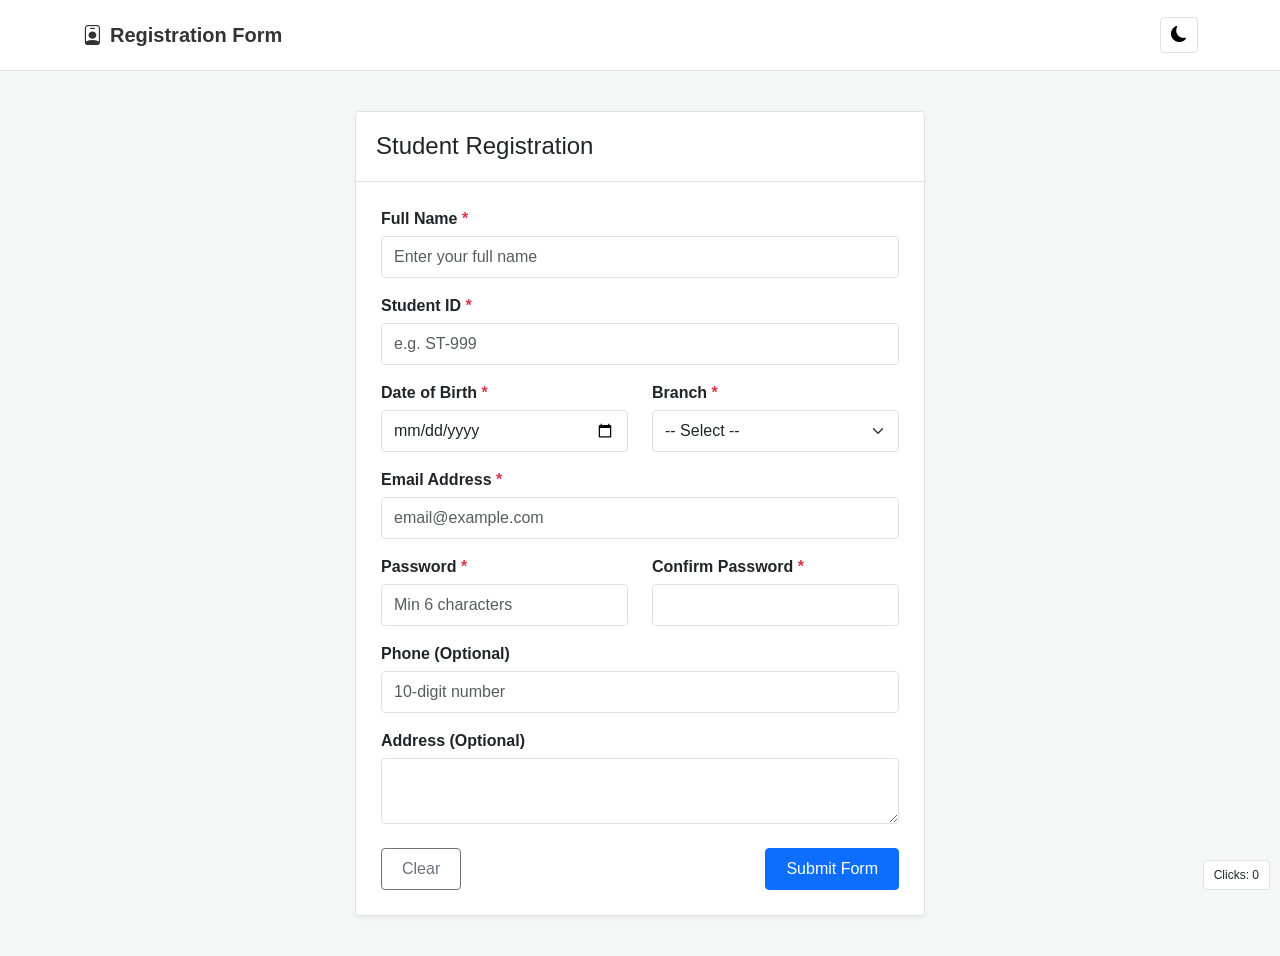
<file: 25ESKCS369/Day 4/Form with features/index.html>
<!DOCTYPE html>
<html lang="en">
<head>
    <meta charset="UTF-8">
    <meta name="viewport" content="width=device-width, initial-scale=1.0">
    <title>Registration Form</title>
    <link href="https://cdn.jsdelivr.net/npm/bootstrap@5.3.0/dist/css/bootstrap.min.css" rel="stylesheet">
    <link href="https://cdn.jsdelivr.net/npm/bootstrap-icons@1.11.3/font/bootstrap-icons.css" rel="stylesheet">
    <style>
        :root {
            --primary-blue: #0d6efd;
            --bg-light: #f4f7f6;
            --bg-dark: #212529;
            --card-light: #ffffff;
            --card-dark: #343a40;
            --text-light: #212529;
            --text-dark: #f8f9fa;
            --border-color: #dee2e6;
        }
        body {
            background-color: var(--bg-light);
            color: var(--text-light);
            font-family: Arial, sans-serif;
            margin: 0;
            padding: 0;
            transition: background-color 0.3s;
        }
        body.dark-mode {
            background-color: var(--bg-dark);
            color: var(--text-dark);
        }
        body.dark-mode .card {
            background-color: var(--card-dark);
            border-color: #495057;
            color: var(--text-dark);
        }
        body.dark-mode .form-control, 
        body.dark-mode .form-select {
            background-color: #2b3035;
            border-color: #495057;
            color: white;
        }
        body.dark-mode .navbar {
            background-color: #1a1d20 !important;
            border-bottom: 1px solid #495057;
        }
        .navbar {
            background-color: #ffffff !important;
            border-bottom: 1px solid var(--border-color);
            padding: 15px 0;
        }
        .navbar-brand {
            font-weight: bold;
            color: #333 !important;
        }
        body.dark-mode .navbar-brand {
            color: #fff !important;
        }
        .main-container {
            max-width: 600px;
            margin: 40px auto;
            padding: 0 15px;
        }
        .card {
            border-radius: 4px;
            border: 1px solid var(--border-color);
            box-shadow: 0 2px 5px rgba(0,0,0,0.05);
        }
        .card-header {
            background-color: transparent;
            border-bottom: 1px solid var(--border-color);
            padding: 20px;
        }
        .card-body {
            padding: 25px;
        }
        .form-label {
            font-weight: 600;
            margin-bottom: 5px;
        }
        .form-control, .form-select {
            border-radius: 4px;
            padding: 8px 12px;
        }
        .form-control:focus {
            box-shadow: none;
            border-color: var(--primary-blue);
        }
        .btn {
            border-radius: 4px;
            padding: 8px 20px;
            font-weight: 500;
        }
        #themeBtn {
            cursor: pointer;
            padding: 5px 10px;
            border: 1px solid var(--border-color);
            background: #fff;
            border-radius: 4px;
        }
        body.dark-mode #themeBtn {
            background: #495057;
            color: #fff;
            border-color: #6c757d;
        }
        #statsBadge {
            position: fixed;
            bottom: 10px;
            right: 10px;
            background: #fff;
            border: 1px solid var(--border-color);
            padding: 5px 10px;
            font-size: 12px;
            border-radius: 4px;
        }
        body.dark-mode #statsBadge {
            background: #343a40;
            color: #ced4da;
            border-color: #495057;
        }
        .error-text {
            color: #dc3545;
            font-size: 13px;
            margin-top: 4px;
            display: none;
        }
        .is-invalid ~ .error-text {
            display: block;
        }
        .required-star {
            color: #dc3545;
        }
    </style>
</head>
<body>
    <nav class="navbar navbar-expand-lg">
        <div class="container">
            <a class="navbar-brand" href="#">
                <i class="bi bi-person-badge me-2"></i>Registration Form
            </a>
            <button id="themeBtn" title="Toggle Dark Mode">
                <i class="bi bi-moon-fill" id="themeIcon"></i>
            </button>
        </div>
    </nav>
    <div class="main-container">
        <div class="card">
            <div class="card-header">
                <h4 class="mb-0">Student Registration</h4>
            </div>
            <div class="card-body">
                <div class="alert alert-success mb-4" id="submitSuccess" style="display: none;">
                    <i class="bi bi-check-circle-fill me-2"></i> Form submitted successfully!
                </div>
                <form id="userForm" novalidate>
                    <div class="mb-3">
                        <label for="name" class="form-label">Full Name <span class="required-star">*</span></label>
                        <input type="text" class="form-control" id="name" placeholder="Enter your full name">
                        <div class="error-text">This field is required.</div>
                    </div>
                    <div class="mb-3">
                        <label for="sid" class="form-label">Student ID <span class="required-star">*</span></label>
                        <input type="text" class="form-control" id="sid" placeholder="e.g. ST-999">
                        <div class="error-text">This field is required.</div>
                    </div>
                    <div class="row">
                        <div class="col-md-6 mb-3">
                            <label for="dob" class="form-label">Date of Birth <span class="required-star">*</span></label>
                            <input type="date" class="form-control" id="dob">
                            <div class="error-text">This field is required.</div>
                        </div>
                        <div class="col-md-6 mb-3">
                            <label for="branch" class="form-label">Branch <span class="required-star">*</span></label>
                            <select class="form-select" id="branch">
                                <option value="">-- Select --</option>
                                <option>Computer Science</option>
                                <option>Mechanical</option>
                                <option>Electrical</option>
                                <option>Civil</option>
                            </select>
                            <div class="error-text">This field is required.</div>
                        </div>
                    </div>
                    <div class="mb-3">
                        <label for="email" class="form-label">Email Address <span class="required-star">*</span></label>
                        <input type="email" class="form-control" id="email" placeholder="email@example.com">
                        <div class="error-text" id="emailError">This field is required.</div>
                    </div>
                    <div class="row">
                        <div class="col-md-6 mb-3">
                            <label for="pass" class="form-label">Password <span class="required-star">*</span></label>
                            <input type="password" class="form-control" id="pass" placeholder="Min 6 characters">
                            <div class="error-text" id="passError">This field is required.</div>
                        </div>
                        <div class="col-md-6 mb-3">
                            <label for="cpass" class="form-label">Confirm Password <span class="required-star">*</span></label>
                            <input type="password" class="form-control" id="cpass">
                            <div class="error-text" id="cpassError">This field is required.</div>
                        </div>
                    </div>
                    <div class="mb-3">
                        <label for="phone" class="form-label">Phone (Optional)</label>
                        <input type="tel" class="form-control" id="phone" placeholder="10-digit number">
                        <div class="error-text">Please enter a valid 10-digit number.</div>
                    </div>
                    <div class="mb-4">
                        <label for="address" class="form-label">Address (Optional)</label>
                        <textarea class="form-control" id="address" rows="2"></textarea>
                    </div>
                    <div class="d-flex justify-content-between">
                        <button type="reset" class="btn btn-outline-secondary" id="resetBtn">Clear</button>
                        <button type="submit" class="btn btn-primary">Submit Form</button>
                    </div>
                </form>
            </div>
        </div>
    </div>
    <div id="statsBadge">Clicks: <span id="clickCount">0</span></div>
    <script src="https://code.jquery.com/jquery-3.7.1.min.js"></script>
    <script>
        $(document).ready(function() {
            const $body = $('body');
            const $icon = $('#themeIcon');
            $('#themeBtn').on('click', function() {
                $body.toggleClass('dark-mode');
                if ($body.hasClass('dark-mode')) {
                    $icon.removeClass('bi-moon-fill').addClass('bi-sun-fill');
                } else {
                    $icon.removeClass('bi-sun-fill').addClass('bi-moon-fill');
                }
            });
            let count = 0;
            $(document).on('click', function() {
                count++;
                $('#clickCount').text(count);
            });
            const $form = $('#userForm');
            const requiredIds = ['name', 'sid', 'dob', 'branch', 'email', 'pass', 'cpass'];
            function checkField(id) {
                const $el = $('#' + id);
                const val = $.trim($el.val());
                let valid = true;
                let msg = "This field is required.";
                if (requiredIds.includes(id) && val === "") {
                    valid = false;
                } else if (val !== "") {
                    if (id === 'email') {
                        const regex = /^[^\s@]+@[^\s@]+\.[^\s@]+$/;
                        if (!regex.test(val)) {
                            valid = false;
                            msg = "Please enter a valid email address.";
                        }
                    } else if (id === 'pass') {
                        if (val.length < 6) {
                            valid = false;
                            msg = "Must be at least 6 characters.";
                        }
                    } else if (id === 'cpass') {
                        if (val !== $('#pass').val()) {
                            valid = false;
                            msg = "Passwords do not match.";
                        }
                    } else if (id === 'phone') {
                        if (!/^[0-9]{10}$/.test(val.replace(/\s/g, ''))) {
                            valid = false;
                            msg = "Enter a valid 10-digit number.";
                        }
                    }
                }
                if (valid) {
                    $el.removeClass('is-invalid');
                } else {
                    $el.addClass('is-invalid');
                    if (id === 'email' || id === 'pass' || id === 'cpass' || id === 'phone') {
                        $('#' + id + 'Error, #' + id + ' ~ .error-text').text(msg);
                    }
                }
                return valid;
            }
            $form.find('input, select').on('blur', function() {
                checkField($(this).attr('id'));
            });
            $form.on('submit', function(e) {
                e.preventDefault();
                let allOk = true;
                $form.find('input, select').each(function() {
                    const id = $(this).attr('id');
                    if (id && !checkField(id)) {
                        allOk = false;
                    }
                });
                if (allOk) {
                    $('#submitSuccess').show();
                    $form[0].reset();
                    $form.find('.is-invalid').removeClass('is-invalid');
                    window.scrollTo(0, 0);
                    setTimeout(() => {
                        $('#submitSuccess').fadeOut();
                    }, 4000);
                } else {
                    $('.is-invalid').first().focus();
                }
            });
            $('#resetBtn').on('click', function() {
                $form.find('.is-invalid').removeClass('is-invalid');
                $('#submitSuccess').hide();
            });
        });
    </script>
</body>
</html>
</file>
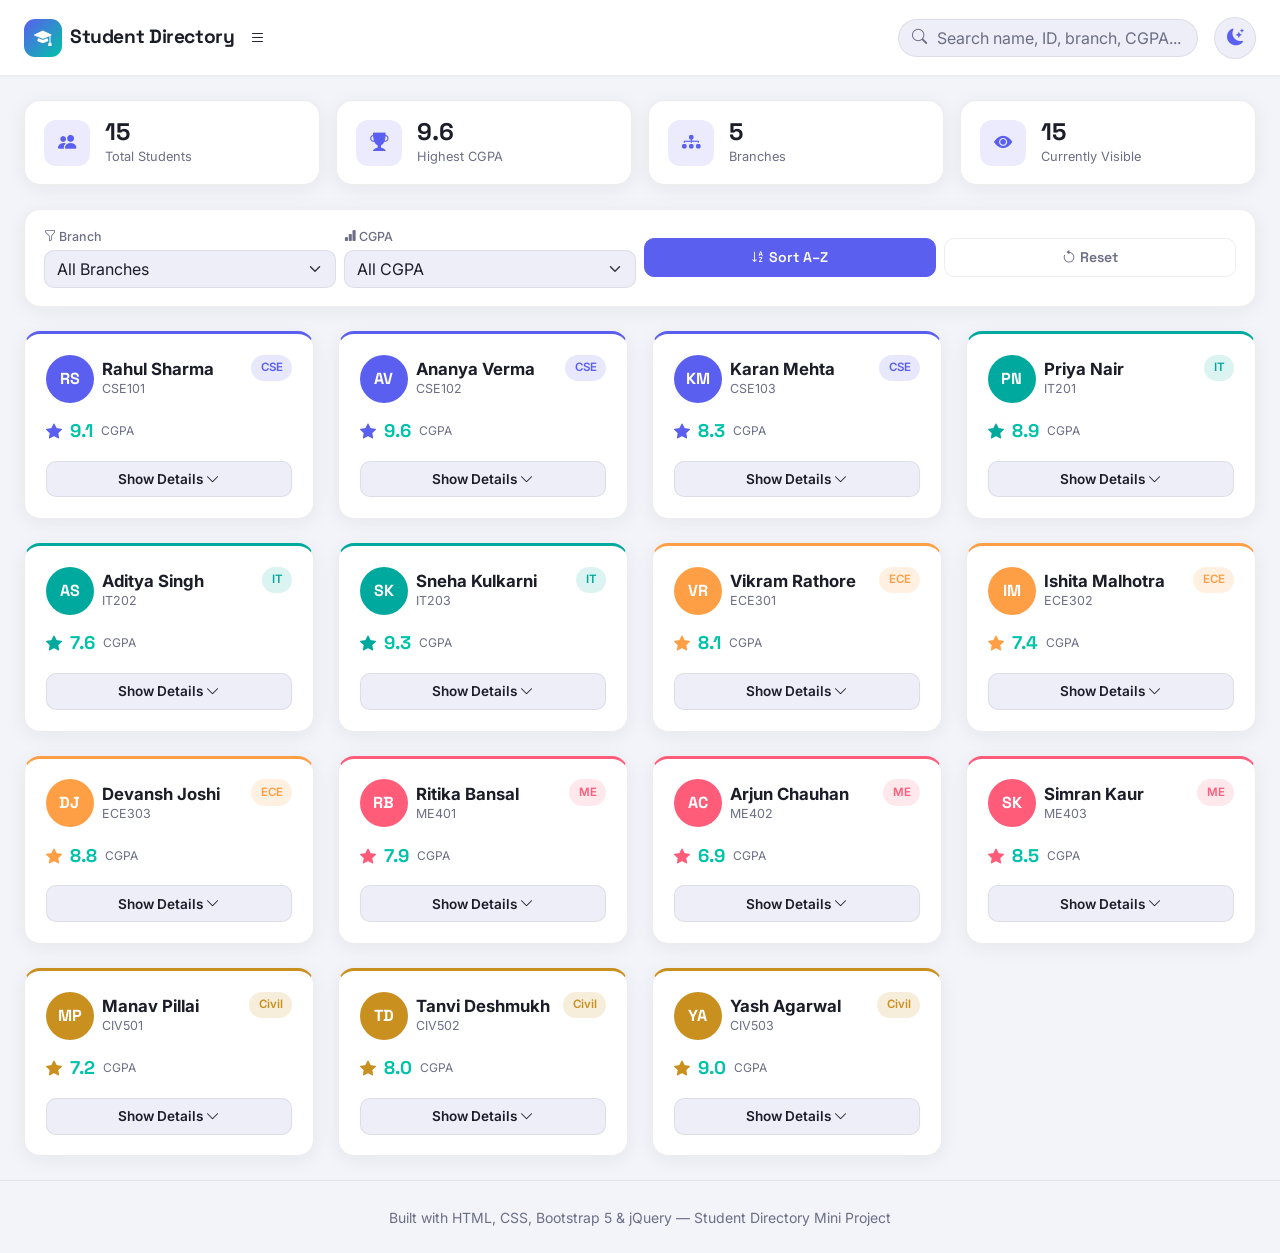
<file: 25ESKCS369/Day 5/Student Directory/index.html>
<!doctype html>
<html lang="en">
  <head>
    <meta charset="UTF-8" />
    <meta name="viewport" content="width=device-width, initial-scale=1.0" />
    <title>Student Directory</title>

    <link
      href="https://cdn.jsdelivr.net/npm/bootstrap@5.3.3/dist/css/bootstrap.min.css"
      rel="stylesheet"
    />
    <link
      rel="stylesheet"
      href="https://cdn.jsdelivr.net/npm/bootstrap-icons@1.11.3/font/bootstrap-icons.css"
    />
    <link rel="preconnect" href="https://fonts.googleapis.com" />
    <link
      href="https://fonts.googleapis.com/css2?family=Space+Grotesk:wght@500;600;700&family=Inter:wght@400;500;600&display=swap"
      rel="stylesheet"
    />
    <link rel="stylesheet" href="style.css" />
  </head>
  <body>
    <nav class="navbar navbar-expand-md sticky-top" id="mainNavbar">
      <div class="container-fluid px-3 px-md-4">
        <a class="navbar-brand d-flex align-items-center gap-2" href="#">
          <span class="brand-mark"><i class="bi bi-mortarboard-fill"></i></span>
          <span class="brand-text">Student Directory</span>
        </a>

        <button
            class="navbar-toggler"
            type="button"
            data-bs-toggle="collapse"
            data-bs-target="#navContent"
            aria-controls="navContent"
            aria-expanded="false"
            aria-label="Toggle navigation"
        >
        <span class="navbar-toggler-icon"></span>
        </button>

          <i class="bi bi-list"></i>
        </button>

        <div
          class="collapse navbar-collapse justify-content-end"
          id="navContent"
        >
          <div class="search-wrap position-relative my-2 my-md-0 me-md-3">
            <i class="bi bi-search search-icon"></i>
            <input
              type="text"
              id="searchInput"
              class="form-control search-input"
              placeholder="Search name, ID, branch, CGPA..."
            />
          </div>

          <button id="themeToggle" class="theme-toggle" title="Toggle theme">
            <i class="bi bi-moon-stars-fill" id="themeIcon"></i>
          </button>
        </div>
      </div>
    </nav>

    <main class="container-fluid px-3 px-md-4 py-4">
      <section class="row g-3 mb-4" id="statsSection">
        <div class="col-6 col-lg-3">
          <div class="stat-card">
            <div class="stat-icon"><i class="bi bi-people-fill"></i></div>
            <div>
              <div class="stat-value" id="statTotal">0</div>
              <div class="stat-label">Total Students</div>
            </div>
          </div>
        </div>
        <div class="col-6 col-lg-3">
          <div class="stat-card">
            <div class="stat-icon"><i class="bi bi-trophy-fill"></i></div>
            <div>
              <div class="stat-value" id="statHighest">0</div>
              <div class="stat-label">Highest CGPA</div>
            </div>
          </div>
        </div>
        <div class="col-6 col-lg-3">
          <div class="stat-card">
            <div class="stat-icon"><i class="bi bi-diagram-3-fill"></i></div>
            <div>
              <div class="stat-value" id="statBranches">0</div>
              <div class="stat-label">Branches</div>
            </div>
          </div>
        </div>
        <div class="col-6 col-lg-3">
          <div class="stat-card">
            <div class="stat-icon"><i class="bi bi-eye-fill"></i></div>
            <div>
              <div class="stat-value" id="statVisible">0</div>
              <div class="stat-label">Currently Visible</div>
            </div>
          </div>
        </div>
      </section>

      <section class="filter-bar mb-4">
        <div class="row g-2 align-items-center">
          <div class="col-6 col-md-3">
            <label for="branchFilter" class="filter-label">
              <i class="bi bi-funnel" aria-hidden="true"></i> Branch
            </label>
            <select id="branchFilter" class="form-select">
              <option value="all">All Branches</option>
              <option value="CSE">CSE</option>
              <option value="IT">IT</option>
              <option value="ECE">ECE</option>
              <option value="ME">ME</option>
              <option value="Civil">Civil</option>
            </select>
          </div>

          <div class="col-6 col-md-3">
            <label for="cgpaFilter" class="filter-label">
              <i class="bi bi-bar-chart-fill" aria-hidden="true"></i> CGPA
            </label>
            <select id="cgpaFilter" class="form-select">
              <option value="0">All CGPA</option>
              <option value="9">Above 9.0</option>
              <option value="8">Above 8.0</option>
              <option value="7">Above 7.0</option>
            </select>
          </div>

          <div class="col-6 col-md-3 d-flex align-items-end">
            <button id="sortBtn" class="btn btn-sort w-100">
              <i class="bi bi-sort-alpha-down"></i> Sort A–Z
            </button>
          </div>
          <div class="col-6 col-md-3 d-flex align-items-end">
            <button id="resetBtn" class="btn btn-reset w-100">
              <i class="bi bi-arrow-counterclockwise"></i> Reset
            </button>
          </div>
        </div>
      </section>

      <div id="noResult" class="no-result text-center d-none">
        <div class="no-result-emoji">😕</div>
        <h4>No Student Found</h4>
        <p class="text-muted">Try another search keyword.</p>
      </div>

      <section class="row g-4" id="cardContainer"></section>
    </main>

    <footer class="text-center py-4 footer-note">
      <small
        >Built with HTML, CSS, Bootstrap 5 &amp; jQuery — Student Directory Mini
        Project</small
      >
    </footer>

    <script src="https://code.jquery.com/jquery-3.7.1.min.js"></script>
    <script src="https://cdn.jsdelivr.net/npm/bootstrap@5.3.3/dist/js/bootstrap.bundle.min.js"></script>
    <script src="script.js"></script>
  </body>
</html>
</file>
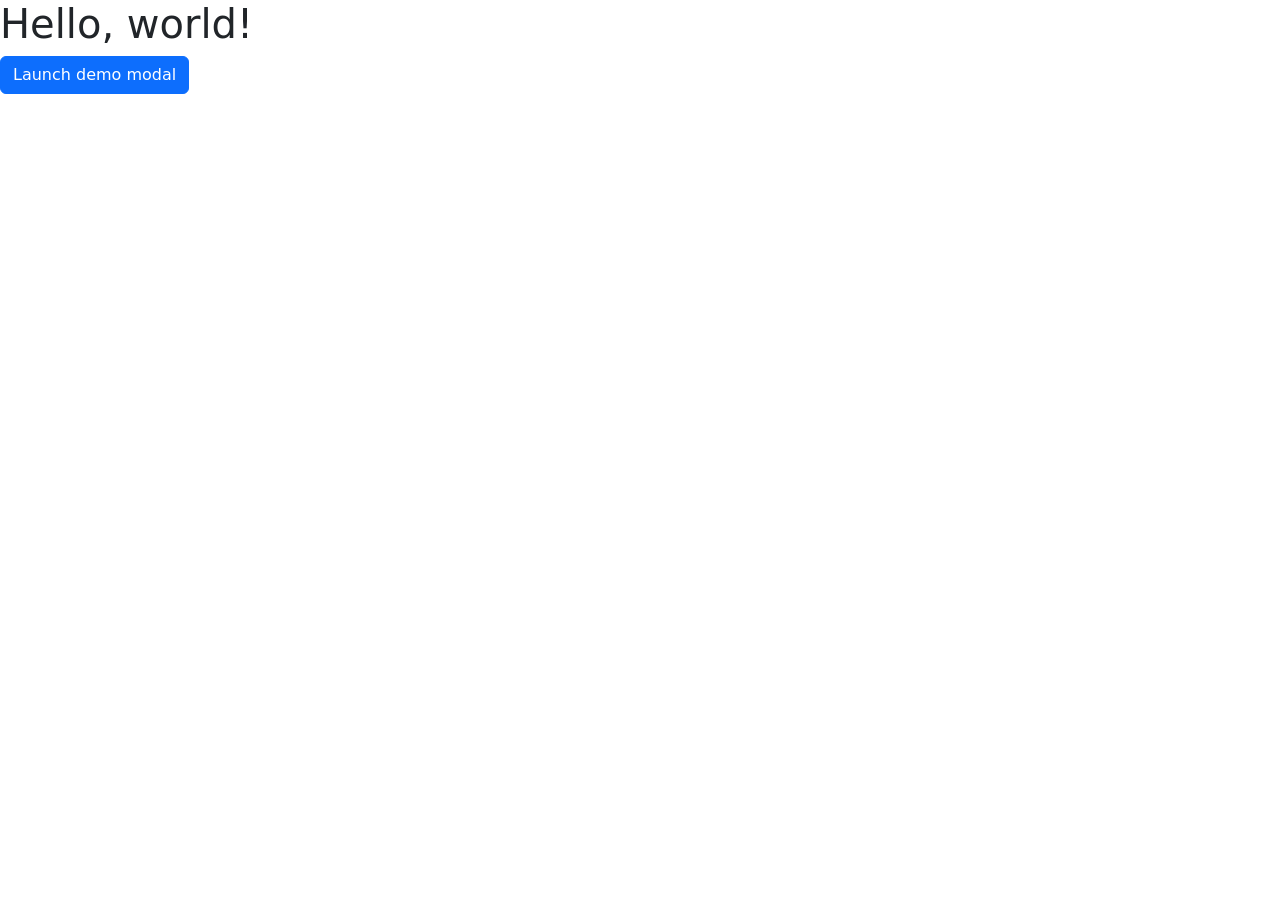
<file: 25ESKCS369/Day 10/admin/demo_model.html>
<!doctype html>
<html lang="en">
  <head>
    <!-- Required meta tags -->
    <meta charset="utf-8">
    <meta name="viewport" content="width=device-width, initial-scale=1">

    <!-- Bootstrap CSS -->
    <link href="https://cdn.jsdelivr.net/npm/bootstrap@5.0.2/dist/css/bootstrap.min.css" rel="stylesheet" integrity="sha384-EVSTQN3/azprG1Anm3QDgpJLIm9Nao0Yz1ztcQTwFspd3yD65VohhpuuCOmLASjC" crossorigin="anonymous">

    <title>Hello, world!</title>
  </head>
  <body>
    <h1>Hello, world!</h1>


    <!-- Button trigger modal -->
<button type="button" class="btn btn-primary" data-bs-toggle="modal" data-bs-target="#exampleModal">
  Launch demo modal
</button>

<!-- Modal -->
<div class="modal fade" id="exampleModal" tabindex="-1" aria-labelledby="exampleModalLabel" aria-hidden="true">
  <div class="modal-dialog">
    <div class="modal-content">
      <div class="modal-header">
        <h5 class="modal-title" id="exampleModalLabel">Modal title</h5>
        <button type="button" class="btn-close" data-bs-dismiss="modal" aria-label="Close"></button>
      </div>
      <div class="modal-body">
        ...
      </div>
      <div class="modal-footer">
        <button type="button" class="btn btn-secondary" data-bs-dismiss="modal">Close</button>
        <button type="button" class="btn btn-primary">Save changes</button>
      </div>
    </div>
  </div>
</div>

    <!-- Optional JavaScript; choose one of the two! -->

    <!-- Option 1: Bootstrap Bundle with Popper -->
    <script src="https://cdn.jsdelivr.net/npm/bootstrap@5.0.2/dist/js/bootstrap.bundle.min.js" integrity="sha384-MrcW6ZMFYlzcLA8Nl+NtUVF0sA7MsXsP1UyJoMp4YLEuNSfAP+JcXn/tWtIaxVXM" crossorigin="anonymous"></script>

    <!-- Option 2: Separate Popper and Bootstrap JS -->
    <!--
    <script src="https://cdn.jsdelivr.net/npm/@popperjs/core@2.9.2/dist/umd/popper.min.js" integrity="sha384-IQsoLXl5PILFhosVNubq5LC7Qb9DXgDA9i+tQ8Zj3iwWAwPtgFTxbJ8NT4GN1R8p" crossorigin="anonymous"></script>
    <script src="https://cdn.jsdelivr.net/npm/bootstrap@5.0.2/dist/js/bootstrap.min.js" integrity="sha384-cVKIPhGWiC2Al4u+LWgxfKTRIcfu0JTxR+EQDz/bgldoEyl4H0zUF0QKbrJ0EcQF" crossorigin="anonymous"></script>
    -->
  </body>
</html>
</file>
<file: 25ESKCS369/Day 6/style.css>
:root {
  --bg-start: #040814;
  --bg-end: #091a33;
  --panel: rgba(7, 14, 31, 0.78);
  --panel-border: rgba(127, 217, 255, 0.26);
  --text-main: #eef4ff;
  --text-soft: rgba(238, 244, 255, 0.72);
  --accent: #2df3df;
  --accent-2: #67a8ff;
}

* {
  box-sizing: border-box;
}

html {
  scroll-behavior: smooth;
}

body {
  margin: 0;
  min-height: 100vh;
  font-family: 'Poppins', sans-serif;
  color: var(--text-main);
  background:
    radial-gradient(circle at top left, rgba(45, 243, 223, 0.18), transparent 32%),
    radial-gradient(circle at 80% 20%, rgba(103, 168, 255, 0.2), transparent 26%),
    linear-gradient(160deg, var(--bg-start), var(--bg-end));
}

.app-shell {
  position: relative;
  overflow: hidden;
}

.orb {
  position: absolute;
  border-radius: 50%;
  filter: blur(18px);
  opacity: 0.45;
  pointer-events: none;
}

.orb-one {
  width: 220px;
  height: 220px;
  background: rgba(45, 243, 223, 0.12);
  top: 40px;
  right: -40px;
}

.orb-two {
  width: 280px;
  height: 280px;
  background: rgba(103, 168, 255, 0.14);
  left: -90px;
  bottom: 140px;
}

.hero {
  position: relative;
  z-index: 1;
}

.eyebrow {
  font-size: 1rem;
  font-weight: 700;
  letter-spacing: 0.05em;
  color: #d7f8ff;
}

.display-4,
.h1,
.h2,
.h3,
.h4,
.h5,
.h6,
.lead,
p,
span,
small,
button,
input {
  color: inherit;
}

.hero-copy {
  max-width: 44rem;
  color: var(--text-soft);
}

.hero-panel,
.api-card,
.result-card,
.loading-card,
.empty-state,
.search-group .form-control,
.search-group .input-group-text {
  border: 1px solid var(--panel-border);
  background: var(--panel);
  backdrop-filter: blur(18px);
  box-shadow: 0 18px 50px rgba(0, 0, 0, 0.22);
}

.hero-panel {
  border-radius: 24px;
  padding: 1.35rem;
}

.control-bar {
  padding: 1rem 0 0;
}

.search-group {
  min-width: min(100%, 560px);
}

.search-group .input-group-text,
.search-group .form-control {
  color: var(--text-main);
  border-color: var(--panel-border);
}

.search-group .input-group-text {
  border-radius: 14px 0 0 14px;
  padding-inline: 1rem;
}

.search-group .form-control {
  border-radius: 0;
}

.search-group .btn {
  border-radius: 0 14px 14px 0;
  border-color: var(--panel-border);
}

.form-control::placeholder {
  color: rgba(238, 244, 255, 0.45);
}

.form-control:focus {
  box-shadow: none;
  border-color: rgba(45, 243, 223, 0.8);
  background: rgba(7, 14, 31, 0.92);
  color: var(--text-main);
}

.loading-card,
.empty-state {
  border-radius: 24px;
  padding: 2.2rem;
  text-align: center;
}

.result-card {
  height: 100%;
  border-radius: 22px;
  overflow: hidden;
}

.result-card .card-body {
  padding: 1.1rem;
}

.result-thumb {
  width: 100%;
  height: 200px;
  object-fit: cover;
  background: rgba(255, 255, 255, 0.05);
}

.result-meta {
  color: rgba(238, 244, 255, 0.66);
  font-size: 0.92rem;
}

.result-title {
  font-size: 1.02rem;
  line-height: 1.35;
}

.result-copy {
  color: var(--text-soft);
  font-size: 0.94rem;
  min-height: 4.5rem;
}

.badge-soft {
  background: rgba(45, 243, 223, 0.15);
  color: #cbfffb;
  border: 1px solid rgba(45, 243, 223, 0.35);
}

@media (max-width: 991.98px) {
  .search-group {
    min-width: 100%;
  }
}

@media (max-width: 575.98px) {
  .hero-panel,
  .api-card,
  .result-card,
  .loading-card,
  .empty-state {
    border-radius: 18px;
  }

  .display-4 {
    font-size: 2.2rem;
  }

  .search-group .input-group-text {
    display: none;
  }

  .search-group .form-control {
    border-radius: 14px 0 0 14px;
  }
}
</file>
<file: 25ESKCS369/Day 2/College Admission Form/style.css>
/* =============================================
   Admission Form — Professional Stylesheet
   Design: Clean institutional, trustworthy
   Font: Inter (display) + system UI (body)
   Accent: Deep navy + saffron gold
   ============================================= */

@import url('https://fonts.googleapis.com/css2?family=Inter:wght@300;400;500;600;700&display=swap');

/* ── Tokens ─────────────────────────────────── */
:root {
  --navy:        #0F2044;
  --navy-mid:    #1A3466;
  --gold:        #E6A817;
  --gold-light:  #FFF4DC;
  --surface:     #F7F8FA;
  --white:       #FFFFFF;
  --border:      #DDE1EA;
  --border-focus:#1A3466;
  --text-primary:#111827;
  --text-secondary:#4B5563;
  --text-muted:  #9CA3AF;
  --error:       #DC2626;
  --success:     #16A34A;
  --radius-sm:   6px;
  --radius-md:   10px;
  --radius-lg:   16px;
  --shadow-sm:   0 1px 3px rgba(0,0,0,.08);
  --shadow-md:   0 4px 16px rgba(15,32,68,.10);
  --shadow-lg:   0 8px 32px rgba(15,32,68,.14);
  --transition:  0.18s ease;
}

/* ── Reset ───────────────────────────────────── */
*, *::before, *::after {
  box-sizing: border-box;
  margin: 0;
  padding: 0;
}

html { scroll-behavior: smooth; }

body {
  font-family: 'Inter', system-ui, -apple-system, sans-serif;
  font-size: 15px;
  line-height: 1.6;
  color: var(--text-primary);
  background: var(--surface);
  min-height: 100vh;
  padding: 0 0 60px;
}

/* ── Header / Hero ──────────────────────────── */
.form-header {
  background: linear-gradient(135deg, var(--navy) 0%, var(--navy-mid) 100%);
  color: var(--white);
  padding: 48px 32px 40px;
  text-align: center;
  position: relative;
  overflow: hidden;
}

.form-header::before {
  content: '';
  position: absolute;
  inset: 0;
  background: repeating-linear-gradient(
    45deg,
    transparent,
    transparent 40px,
    rgba(255,255,255,.025) 40px,
    rgba(255,255,255,.025) 80px
  );
  pointer-events: none;
}

.form-header .college-logo {
  width: 64px;
  height: 64px;
  background: var(--gold);
  border-radius: 50%;
  display: flex;
  align-items: center;
  justify-content: center;
  margin: 0 auto 20px;
  font-size: 28px;
  font-weight: 700;
  color: var(--navy);
  box-shadow: 0 4px 16px rgba(230,168,23,.4);
  position: relative;
  z-index: 1;
}

.form-header h1 {
  font-size: 2rem;
  font-weight: 700;
  letter-spacing: -0.5px;
  position: relative;
  z-index: 1;
  margin-bottom: 6px;
}

.form-header .subtitle {
  font-size: 0.9rem;
  color: rgba(255,255,255,.65);
  font-weight: 400;
  position: relative;
  z-index: 1;
}

.form-header .accent-bar {
  width: 48px;
  height: 3px;
  background: var(--gold);
  border-radius: 2px;
  margin: 14px auto 0;
  position: relative;
  z-index: 1;
}

/* ── Progress Tracker ────────────────────────── */
.progress-tracker {
  background: var(--white);
  border-bottom: 1px solid var(--border);
  padding: 18px 32px;
  display: flex;
  align-items: center;
  justify-content: center;
  gap: 0;
  flex-wrap: wrap;
  row-gap: 10px;
  position: sticky;
  top: 0;
  z-index: 100;
  box-shadow: var(--shadow-sm);
}

.progress-step {
  display: flex;
  align-items: center;
  font-size: 0.78rem;
  font-weight: 500;
  color: var(--text-muted);
  cursor: default;
  white-space: nowrap;
}

.progress-step .step-num {
  width: 26px;
  height: 26px;
  border-radius: 50%;
  border: 2px solid var(--border);
  display: flex;
  align-items: center;
  justify-content: center;
  font-size: 0.72rem;
  font-weight: 600;
  margin-right: 7px;
  transition: all var(--transition);
  background: var(--white);
  flex-shrink: 0;
}

.progress-step.active .step-num {
  background: var(--navy);
  border-color: var(--navy);
  color: var(--white);
}

.progress-step.active {
  color: var(--navy);
}

.progress-step .step-divider {
  width: 28px;
  height: 1px;
  background: var(--border);
  margin: 0 6px;
}

/* ── Form Container ──────────────────────────── */
.form-wrapper {
  max-width: 820px;
  margin: 40px auto 0;
  padding: 0 20px;
}

/* ── Cards / Sections ────────────────────────── */
.form-card {
  background: var(--white);
  border-radius: var(--radius-lg);
  border: 1px solid var(--border);
  box-shadow: var(--shadow-md);
  margin-bottom: 28px;
  overflow: hidden;
}

.section-header {
  background: linear-gradient(90deg, var(--navy) 0%, var(--navy-mid) 100%);
  padding: 18px 28px;
  display: flex;
  align-items: center;
  gap: 12px;
}

.section-header .section-icon {
  width: 34px;
  height: 34px;
  background: rgba(255,255,255,.12);
  border-radius: var(--radius-sm);
  display: flex;
  align-items: center;
  justify-content: center;
  font-size: 16px;
  flex-shrink: 0;
}

.section-header h2 {
  font-size: 0.95rem;
  font-weight: 600;
  color: var(--white);
  letter-spacing: 0.3px;
  margin: 0;
}

.section-header .section-badge {
  margin-left: auto;
  background: var(--gold);
  color: var(--navy);
  font-size: 0.68rem;
  font-weight: 700;
  padding: 3px 9px;
  border-radius: 20px;
  letter-spacing: 0.5px;
  text-transform: uppercase;
}

.section-body {
  padding: 28px 28px 24px;
}

/* ── Field Grid ──────────────────────────────── */
.field-grid {
  display: grid;
  grid-template-columns: 1fr 1fr;
  gap: 20px 24px;
}

.field-grid .span-2 {
  grid-column: span 2;
}

.field-grid .span-3 {
  grid-column: span 3;
}

@media (max-width: 620px) {
  .field-grid {
    grid-template-columns: 1fr;
  }
  .field-grid .span-2,
  .field-grid .span-3 {
    grid-column: span 1;
  }
  .section-body {
    padding: 20px 18px 18px;
  }
  .form-wrapper {
    padding: 0 12px;
  }
}

/* ── Field Groups ────────────────────────────── */
.field-group {
  display: flex;
  flex-direction: column;
  gap: 6px;
}

.field-group label {
  font-size: 0.8rem;
  font-weight: 600;
  color: var(--text-secondary);
  letter-spacing: 0.2px;
  text-transform: uppercase;
}

.field-group .required-star {
  color: var(--error);
  margin-left: 2px;
}

.field-hint {
  font-size: 0.73rem;
  color: var(--text-muted);
  margin-top: 3px;
}

/* ── Inputs ──────────────────────────────────── */
input[type="text"],
input[type="email"],
input[type="tel"],
input[type="number"],
input[type="date"],
select,
textarea {
  width: 100%;
  padding: 10px 14px;
  border: 1.5px solid var(--border);
  border-radius: var(--radius-sm);
  font-family: inherit;
  font-size: 0.9rem;
  color: var(--text-primary);
  background: var(--white);
  transition: border-color var(--transition), box-shadow var(--transition), background var(--transition);
  outline: none;
  -webkit-appearance: none;
  appearance: none;
}

input[type="text"]::placeholder,
input[type="email"]::placeholder,
input[type="tel"]::placeholder,
input[type="number"]::placeholder,
textarea::placeholder {
  color: var(--text-muted);
  font-weight: 400;
}

input[type="text"]:focus,
input[type="email"]:focus,
input[type="tel"]:focus,
input[type="number"]:focus,
input[type="date"]:focus,
select:focus,
textarea:focus {
  border-color: var(--border-focus);
  box-shadow: 0 0 0 3px rgba(26,52,102,.12);
  background: var(--white);
}

input[type="text"]:hover,
input[type="email"]:hover,
input[type="tel"]:hover,
input[type="number"]:hover,
input[type="date"]:hover,
select:hover,
textarea:hover {
  border-color: #B0B9CC;
}

/* ── Select Chevron ──────────────────────────── */
select {
  cursor: pointer;
  background-image: url("data:image/svg+xml,%3Csvg xmlns='http://www.w3.org/2000/svg' width='14' height='14' viewBox='0 0 24 24' fill='none' stroke='%234B5563' stroke-width='2.5'%3E%3Cpath d='M6 9l6 6 6-6'/%3E%3C/svg%3E");
  background-repeat: no-repeat;
  background-position: right 12px center;
  padding-right: 36px;
}

/* ── Textarea ────────────────────────────────── */
textarea {
  resize: vertical;
  min-height: 90px;
  font-size: 0.9rem;
  line-height: 1.5;
}

/* ── Radio Group ─────────────────────────────── */
.radio-group {
  display: flex;
  gap: 16px;
  flex-wrap: wrap;
  padding-top: 2px;
}

.radio-option {
  display: flex;
  align-items: center;
  gap: 8px;
  cursor: pointer;
  padding: 9px 16px;
  border: 1.5px solid var(--border);
  border-radius: var(--radius-sm);
  transition: all var(--transition);
  user-select: none;
  font-size: 0.88rem;
  font-weight: 500;
  color: var(--text-secondary);
}

.radio-option:hover {
  border-color: var(--navy-mid);
  background: #F0F4FF;
  color: var(--navy);
}

.radio-option input[type="radio"] {
  width: 16px;
  height: 16px;
  accent-color: var(--navy);
  cursor: pointer;
  flex-shrink: 0;
}

.radio-option input[type="radio"]:checked + span {
  color: var(--navy);
  font-weight: 600;
}

.radio-option:has(input:checked) {
  border-color: var(--navy);
  background: #EEF2FF;
  color: var(--navy);
}

/* ── File Upload ─────────────────────────────── */
.file-upload-wrapper {
  position: relative;
}

.file-upload-label {
  display: flex;
  align-items: center;
  gap: 10px;
  padding: 11px 14px;
  border: 1.5px dashed var(--border);
  border-radius: var(--radius-sm);
  cursor: pointer;
  transition: all var(--transition);
  background: var(--surface);
  font-size: 0.85rem;
  color: var(--text-secondary);
  font-weight: 500;
}

.file-upload-label:hover {
  border-color: var(--navy-mid);
  background: #F0F4FF;
  color: var(--navy);
}

.file-upload-label .upload-icon {
  font-size: 18px;
  flex-shrink: 0;
}

.file-upload-label .upload-text small {
  display: block;
  font-size: 0.72rem;
  color: var(--text-muted);
  font-weight: 400;
  margin-top: 1px;
}

input[type="file"] {
  position: absolute;
  inset: 0;
  opacity: 0;
  cursor: pointer;
  width: 100%;
  height: 100%;
}

/* ── Documents grid (3-col) ──────────────────── */
.doc-grid {
  display: grid;
  grid-template-columns: repeat(3, 1fr);
  gap: 16px;
}

@media (max-width: 700px) {
  .doc-grid {
    grid-template-columns: 1fr 1fr;
  }
}
@media (max-width: 480px) {
  .doc-grid {
    grid-template-columns: 1fr;
  }
}

/* ── Fee & Declaration card ──────────────────── */
.fee-declaration-body {
  padding: 28px 28px 24px;
  display: flex;
  flex-direction: column;
  gap: 20px;
}

/* ── Declaration Checkbox ────────────────────── */
.declaration-box {
  background: var(--gold-light);
  border: 1.5px solid var(--gold);
  border-radius: var(--radius-md);
  padding: 18px 20px;
}

.declaration-box label {
  display: flex;
  align-items: flex-start;
  gap: 12px;
  cursor: pointer;
  font-size: 0.9rem;
  color: var(--text-primary);
  line-height: 1.5;
  font-weight: 400;
}

.declaration-box input[type="checkbox"] {
  width: 18px;
  height: 18px;
  accent-color: var(--navy);
  cursor: pointer;
  flex-shrink: 0;
  margin-top: 2px;
}

/* ── Signature Pair ──────────────────────────── */
.signature-pair {
  display: grid;
  grid-template-columns: 1fr 1fr;
  gap: 20px;
}

@media (max-width: 560px) {
  .signature-pair {
    grid-template-columns: 1fr;
  }
}

/* ── Submit Button ───────────────────────────── */
.submit-area {
  text-align: center;
  padding: 8px 0 0;
}

.btn-submit {
  background: linear-gradient(135deg, var(--navy) 0%, var(--navy-mid) 100%);
  color: var(--white);
  border: none;
  padding: 15px 60px;
  font-family: inherit;
  font-size: 1rem;
  font-weight: 600;
  border-radius: var(--radius-md);
  cursor: pointer;
  letter-spacing: 0.3px;
  transition: transform var(--transition), box-shadow var(--transition), opacity var(--transition);
  box-shadow: 0 4px 16px rgba(15,32,68,.25);
  position: relative;
  overflow: hidden;
}

.btn-submit::after {
  content: '';
  position: absolute;
  inset: 0;
  background: linear-gradient(135deg, transparent 30%, rgba(255,255,255,.08) 100%);
}

.btn-submit:hover {
  transform: translateY(-2px);
  box-shadow: 0 8px 24px rgba(15,32,68,.32);
}

.btn-submit:active {
  transform: translateY(0);
}

.btn-submit:focus-visible {
  outline: 3px solid var(--gold);
  outline-offset: 3px;
}

.submit-note {
  font-size: 0.78rem;
  color: var(--text-muted);
  margin-top: 12px;
}

/* ── Divider ─────────────────────────────────── */
.section-divider {
  border: none;
  border-top: 1px solid var(--border);
  margin: 20px 0;
}

/* ── Info Note ───────────────────────────────── */
.info-note {
  background: #EFF6FF;
  border-left: 3px solid var(--navy-mid);
  border-radius: 0 var(--radius-sm) var(--radius-sm) 0;
  padding: 12px 16px;
  font-size: 0.82rem;
  color: var(--navy-mid);
  margin-bottom: 20px;
  line-height: 1.5;
}

/* ── Form Footer ─────────────────────────────── */
.form-footer {
  text-align: center;
  padding: 24px 20px 0;
  font-size: 0.78rem;
  color: var(--text-muted);
}

/* ── Reduced Motion ──────────────────────────── */
@media (prefers-reduced-motion: reduce) {
  *, *::before, *::after {
    transition: none !important;
    animation: none !important;
  }
}
body.dark-mode {
  background-color: #121212;
  color: #f5f5f5;
}

body.dark-mode .form-card {
  background-color: #1e1e1e;
  border-color: #333;
}

body.dark-mode input,
body.dark-mode select,
body.dark-mode textarea {
  background-color: #2a2a2a;
  color: #f5f5f5;
  border: 1px solid #555;
}

body.dark-mode .form-header {
  background-color: #222;
}
</file>
<file: 25ESKCS369/Day 2/Registeration Form/style.css>
body {
    font-family: Arial, sans-serif;
    background-color: #f4f4f9;
    margin: 0;
    padding: 0;
}

h1 {
    text-align: center;
    color: #333;
    margin-top: 20px;
}

form {
    background: #fff;
    padding: 20px;
    border-radius: 8px;
    box-shadow: 0 0 10px rgba(0,0,0,0.1);
    width: 500px;
    margin: 20px auto;
}

table {
    width: 100%;
}

label {
    font-weight: bold;
    color: #555;
}

input[type="text"],
input[type="number"],
input[type="email"],
input[type="tel"],
input[type="password"],
select,
textarea {
    width: 100%;
    padding: 8px;
    margin: 5px 0;
    border: 1px solid #ccc;
    border-radius: 4px;
    box-sizing: border-box;
}

input[type="radio"] {
    margin-right: 5px;
}

input[type="submit"],
input[type="reset"] {
    background-color: #4CAF50;
    color: white;
    padding: 10px 20px;
    margin: 10px;
    border: none;
    border-radius: 4px;
    cursor: pointer;
    font-size: 16px;
}

input[type="submit"]:hover,
input[type="reset"]:hover {
    background-color: #45a049;
}
</file>
<file: 25ESKCS369/Day 5/Student Directory/style.css>
body{
  --bg: #F3F4FA;
  --surface: #FFFFFF;
  --surface-2: #EDEEF7;
  --text: #1B1D29;
  --text-muted: #6B6E85;
  --border: rgba(27, 29, 41, 0.08);
  --accent: #5B5FEF;
  --accent-soft: rgba(91, 95, 239, 0.12);
  --teal: #00C2A8;
  --teal-soft: rgba(0, 194, 168, 0.14);
  --shadow: 0 4px 20px rgba(27, 29, 41, 0.06);
  --shadow-hover: 0 14px 32px rgba(27, 29, 41, 0.12);
  --radius: 16px;
}

body.dark-mode{
  --bg: #0F1117;
  --surface: #1A1C25;
  --surface-2: #21232F;
  --text: #E9EAF2;
  --text-muted: #9A9CB0;
  --border: rgba(255, 255, 255, 0.08);
  --accent: #7B7FFF;
  --accent-soft: rgba(123, 127, 255, 0.16);
  --teal: #21E0C2;
  --teal-soft: rgba(33, 224, 194, 0.14);
  --shadow: 0 4px 20px rgba(0, 0, 0, 0.35);
  --shadow-hover: 0 16px 36px rgba(0, 0, 0, 0.5);
}

*{ box-sizing: border-box; }

body{
  background: var(--bg);
  color: var(--text);
  font-family: "Inter", sans-serif;
  transition: background 0.35s ease, color 0.35s ease;
  min-height: 100vh;
}

h1,h2,h3,h4,h5, .brand-text, .stat-value, .btn-sort, .btn-reset{
  font-family: "Space Grotesk", sans-serif;
}

 #mainNavbar{
  background: var(--surface);
  border-bottom: 1px solid var(--border);
  padding: 0.85rem 0;
  transition: background 0.35s ease, box-shadow 0.35s ease;
  box-shadow: 0 1px 0 rgba(0,0,0,0.02);
}
#mainNavbar.scrolled{
  box-shadow: var(--shadow);
}

.brand-mark{
  width: 38px;
  height: 38px;
  border-radius: 11px;
  display: inline-flex;
  align-items: center;
  justify-content: center;
  background: linear-gradient(135deg, var(--accent), var(--teal));
  color: #fff;
  font-size: 1.1rem;
}

.brand-text{
  font-weight: 700;
  font-size: 1.2rem;
  color: var(--text);
  letter-spacing: -0.02em;
}

.search-wrap{
  min-width: 260px;
}
.search-icon{
  position: absolute;
  left: 14px;
  top: 50%;
  transform: translateY(-50%);
  color: var(--text-muted);
  font-size: 0.95rem;
}
.search-input{
  padding-left: 38px;
  border-radius: 999px;
  background: var(--surface-2);
  border: 1px solid var(--border);
  color: var(--text);
  transition: box-shadow 0.25s ease, border-color 0.25s ease, background 0.35s ease;
}
.search-input:focus{
  box-shadow: 0 0 0 3px var(--accent-soft);
  border-color: var(--accent);
  background: var(--surface);
}
.search-input::placeholder{ color: var(--text-muted); }

.theme-toggle{
  width: 42px;
  height: 42px;
  border-radius: 50%;
  border: 1px solid var(--border);
  background: var(--surface-2);
  color: var(--accent);
  display: inline-flex;
  align-items: center;
  justify-content: center;
  font-size: 1.05rem;
  cursor: pointer;
  transition: transform 0.3s ease, background 0.35s ease, color 0.35s ease;
}
.theme-toggle:hover{
  transform: rotate(18deg) scale(1.05);
}

 .stat-card{
  background: var(--surface);
  border: 1px solid var(--border);
  border-radius: var(--radius);
  padding: 1.1rem 1.2rem;
  display: flex;
  align-items: center;
  gap: 0.9rem;
  height: 100%;
  box-shadow: var(--shadow);
  transition: transform 0.25s ease, box-shadow 0.25s ease, background 0.35s ease;
}
.stat-card:hover{
  transform: translateY(-3px);
  box-shadow: var(--shadow-hover);
}
.stat-icon{
  width: 46px;
  height: 46px;
  min-width: 46px;
  border-radius: 12px;
  background: var(--accent-soft);
  color: var(--accent);
  display: flex;
  align-items: center;
  justify-content: center;
  font-size: 1.15rem;
}
.stat-value{
  font-size: 1.5rem;
  font-weight: 700;
  line-height: 1.1;
}
.stat-label{
  font-size: 0.8rem;
  color: var(--text-muted);
  margin-top: 2px;
}

 .filter-bar{
  background: var(--surface);
  border: 1px solid var(--border);
  border-radius: var(--radius);
  padding: 1.1rem 1.2rem;
  box-shadow: var(--shadow);
  transition: background 0.35s ease;
}
.filter-label{
  font-size: 0.78rem;
  color: var(--text-muted);
  margin-bottom: 4px;
  display: block;
  font-weight: 500;
}
.form-select{
  background-color: var(--surface-2);
  color: var(--text);
  border: 1px solid var(--border);
  border-radius: 10px;
}
.form-select:focus{
  box-shadow: 0 0 0 3px var(--accent-soft);
  border-color: var(--accent);
}

.btn-sort, .btn-reset{
  border-radius: 10px;
  font-weight: 600;
  font-size: 0.88rem;
  padding: 0.5rem 1rem;
  border: 1px solid var(--border);
  transition: all 0.25s ease;
}
.btn-sort{
  background: var(--accent);
  color: #fff;
  border-color: var(--accent);
}
.btn-sort:hover{
  background: transparent;
  color: var(--accent);
}
.btn-reset{
  background: transparent;
  color: var(--text-muted);
}
.btn-reset:hover{
  background: var(--surface-2);
  color: var(--text);
}

 .student-card{
  background: var(--surface);
  border: 1px solid var(--border);
  border-radius: var(--radius);
  padding: 1.3rem;
  height: 100%;
  box-shadow: var(--shadow);
  transition: transform 0.28s ease, box-shadow 0.28s ease, background 0.35s ease;
  border-top: 3px solid var(--branch-color, var(--accent));
}
.student-card:hover{
  transform: translateY(-6px);
  box-shadow: var(--shadow-hover);
}

.card-top{
  display: flex;
  justify-content: space-between;
  align-items: flex-start;
  gap: 0.6rem;
}
.avatar-circle{
  width: 48px;
  height: 48px;
  border-radius: 50%;
  display: flex;
  align-items: center;
  justify-content: center;
  font-weight: 700;
  font-family: "Space Grotesk", sans-serif;
  color: #fff;
  background: var(--branch-color, var(--accent));
  font-size: 1rem;
  flex-shrink: 0;
}
.student-name{
  font-weight: 700;
  font-size: 1.05rem;
  margin-bottom: 0;
  line-height: 1.25;
}
.student-id{
  font-size: 0.78rem;
  color: var(--text-muted);
}

.branch-badge{
  font-size: 0.72rem;
  font-weight: 600;
  padding: 0.28rem 0.6rem;
  border-radius: 999px;
  background: var(--branch-color-soft, var(--accent-soft));
  color: var(--branch-color, var(--accent));
  white-space: nowrap;
}

.cgpa-row{
  display: flex;
  align-items: center;
  gap: 0.5rem;
  margin-top: 0.9rem;
}
.cgpa-value{
  font-family: "Space Grotesk", sans-serif;
  font-weight: 700;
  font-size: 1.15rem;
  color: var(--teal);
}
.cgpa-label{
  font-size: 0.75rem;
  color: var(--text-muted);
}

.details-toggle-btn{
  margin-top: 1rem;
  width: 100%;
  border-radius: 10px;
  font-size: 0.85rem;
  font-weight: 600;
  padding: 0.45rem 0;
  background: var(--surface-2);
  border: 1px solid var(--border);
  color: var(--text);
  transition: background 0.25s ease, color 0.25s ease;
}
.details-toggle-btn:hover{
  background: var(--accent);
  color: #fff;
  border-color: var(--accent);
}

.details-panel{
  display: none;
  margin-top: 0.9rem;
  padding-top: 0.9rem;
  border-top: 1px dashed var(--border);
  font-size: 0.85rem;
}
.details-panel .detail-row{
  display: flex;
  gap: 0.5rem;
  margin-bottom: 0.4rem;
  color: var(--text-muted);
}
.details-panel .detail-row i{
  color: var(--accent);
  width: 16px;
  text-align: center;
  margin-top: 2px;
}
.details-panel .detail-row span.val{
  color: var(--text);
}

 .no-result{
  padding: 3.5rem 1rem;
  animation: fadeInUp 0.4s ease;
}
.no-result-emoji{
  font-size: 3rem;
  margin-bottom: 0.5rem;
  animation: bounce 1.6s ease infinite;
}

@keyframes bounce{
  0%, 100% { transform: translateY(0); }
  50% { transform: translateY(-8px); }
}
@keyframes fadeInUp{
  from{ opacity: 0; transform: translateY(12px); }
  to{ opacity: 1; transform: translateY(0); }
}

 .footer-note{
  color: var(--text-muted);
  border-top: 1px solid var(--border);
}

 @media (max-width: 767px){
  .search-wrap{ min-width: 100%; }
  #navContent{ gap: 0.6rem; padding-top: 0.5rem; }
  .theme-toggle{ align-self: flex-end; }
}

 @media (prefers-reduced-motion: reduce){
  *{
    animation-duration: 0.001ms !important;
    transition-duration: 0.001ms !important;
  }
}
</file>
